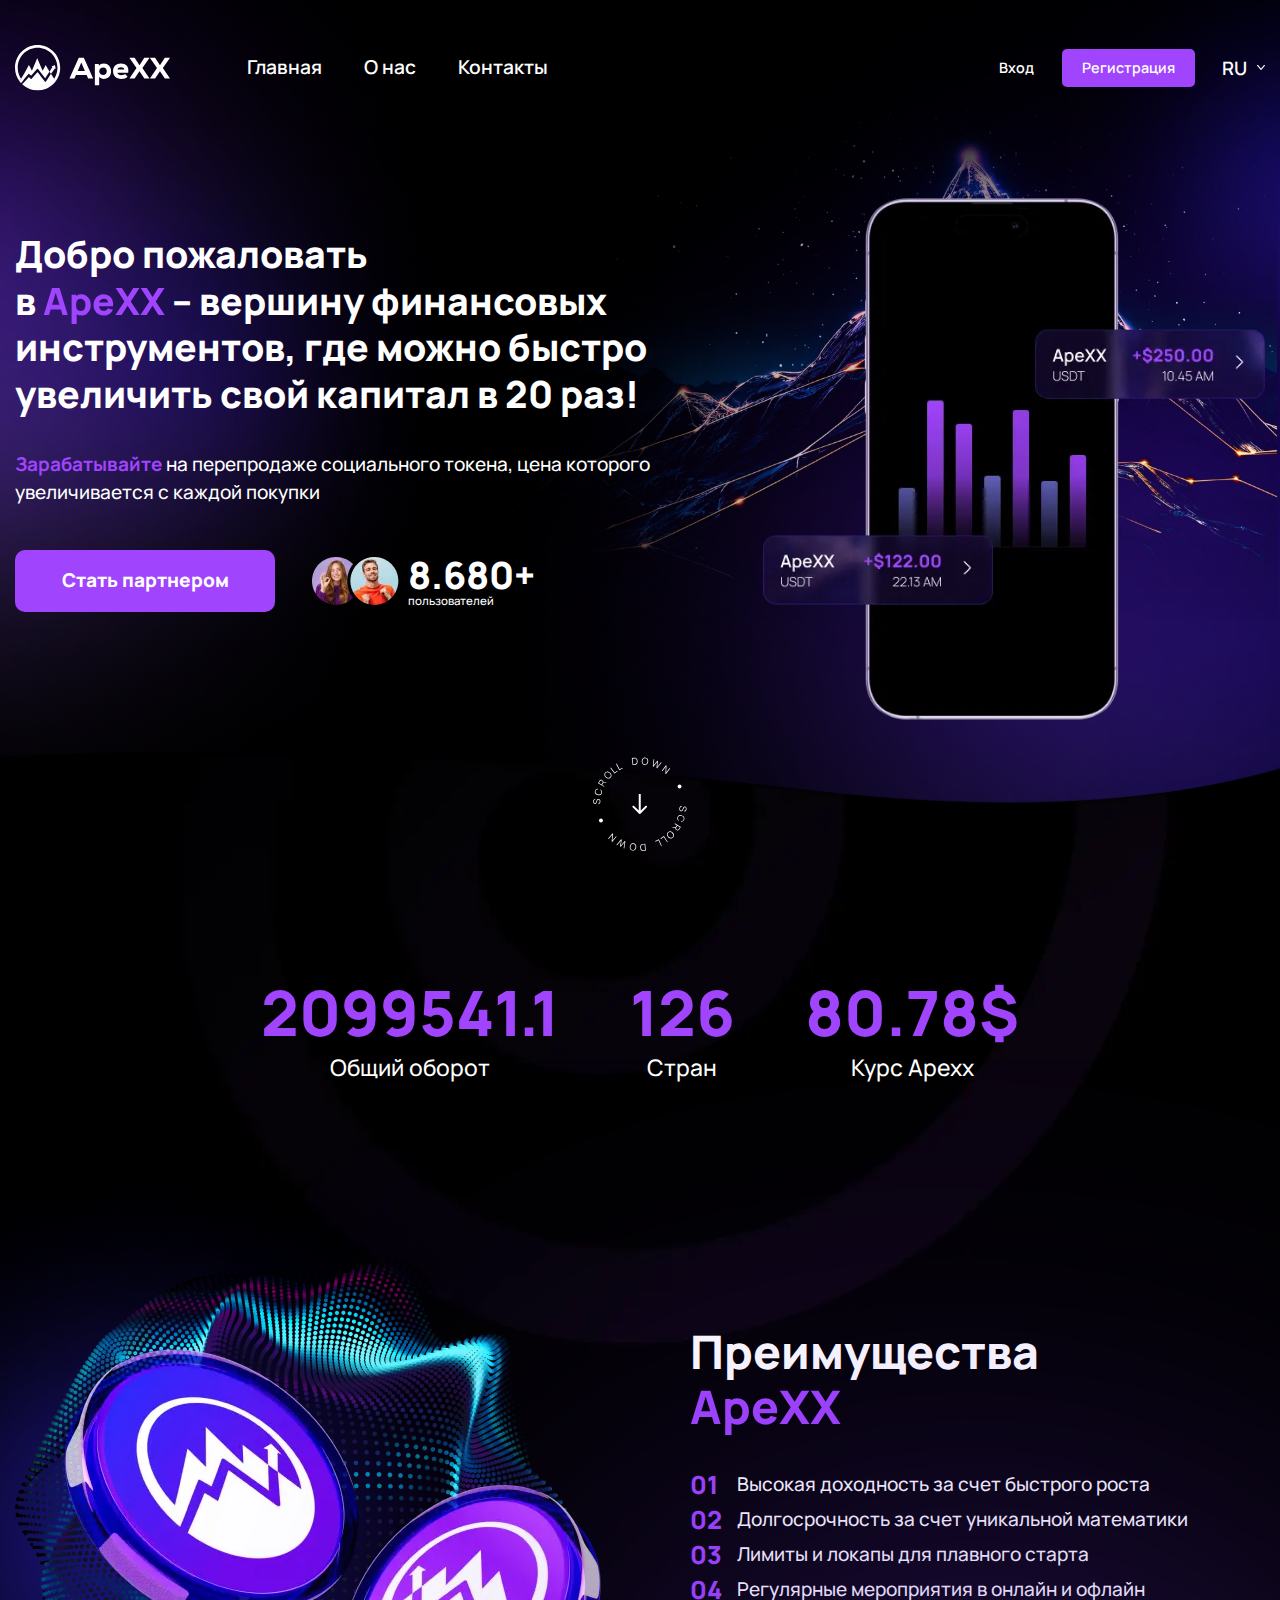
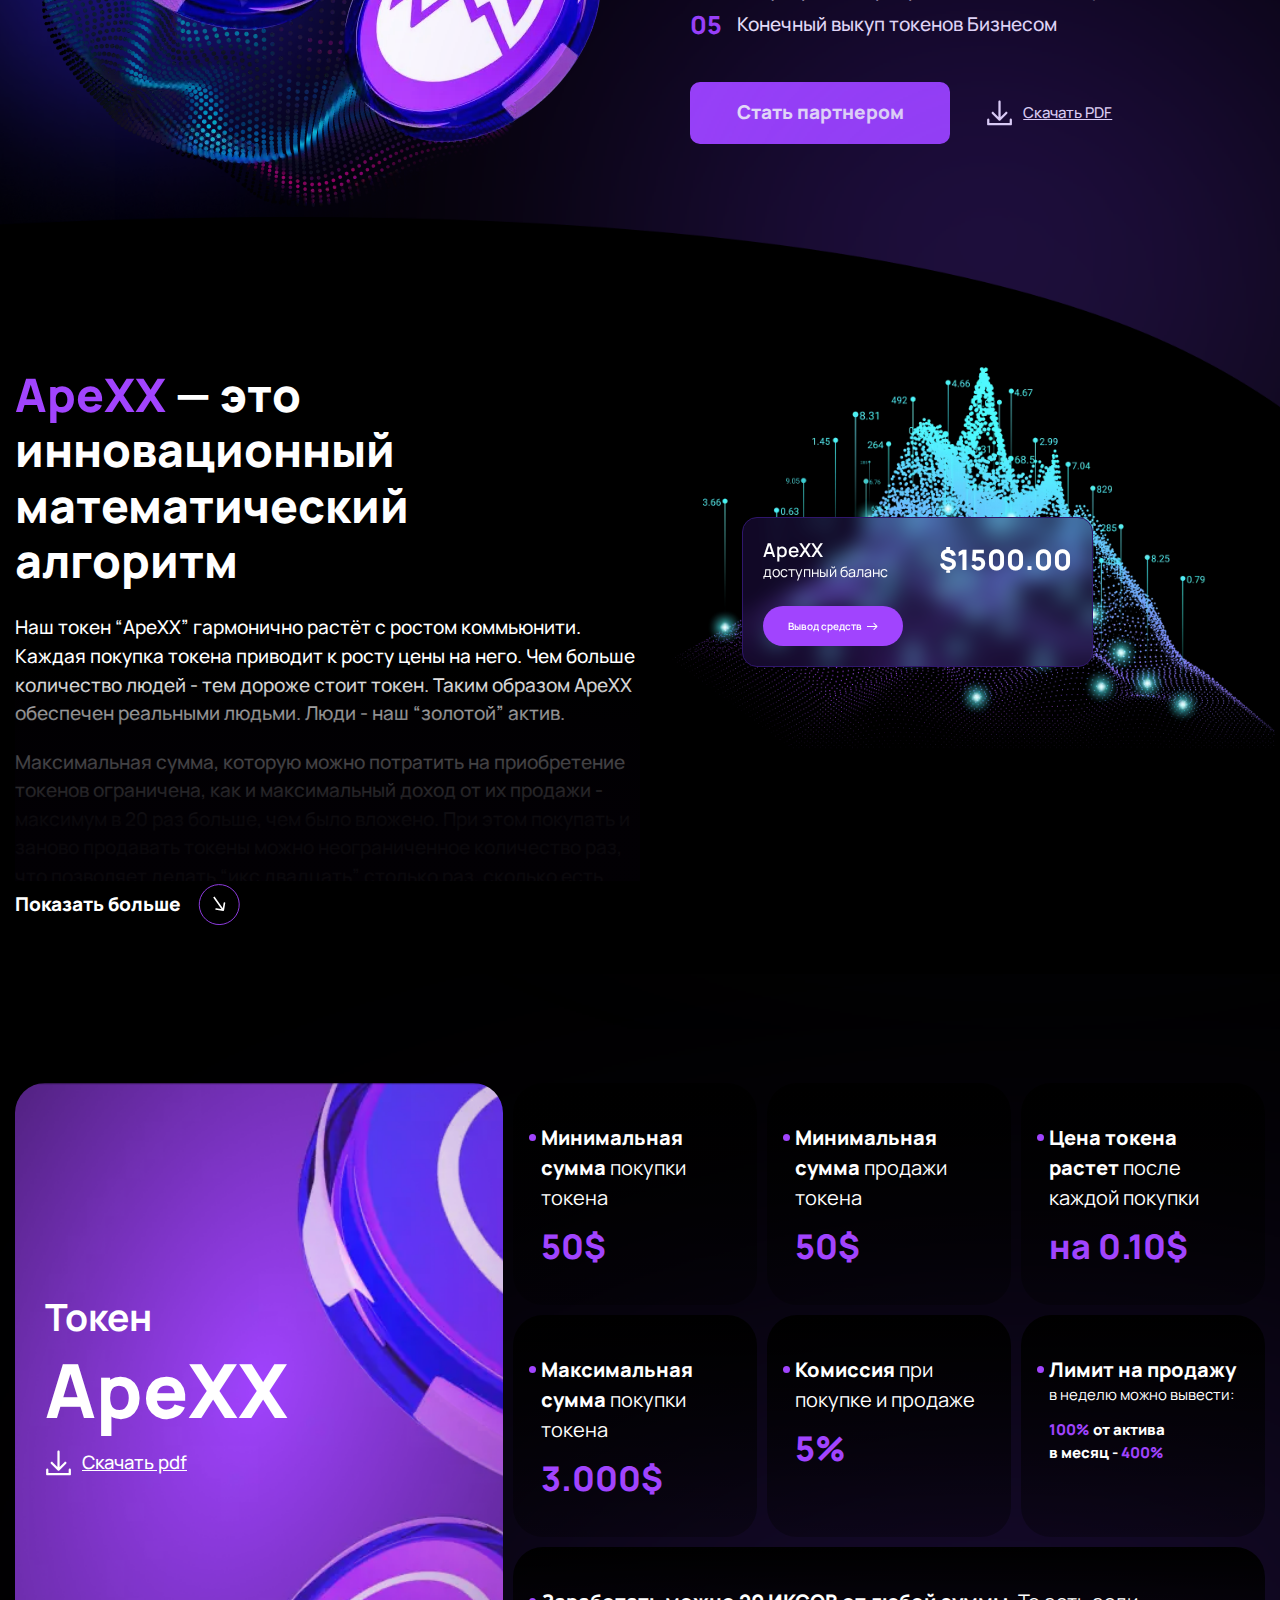
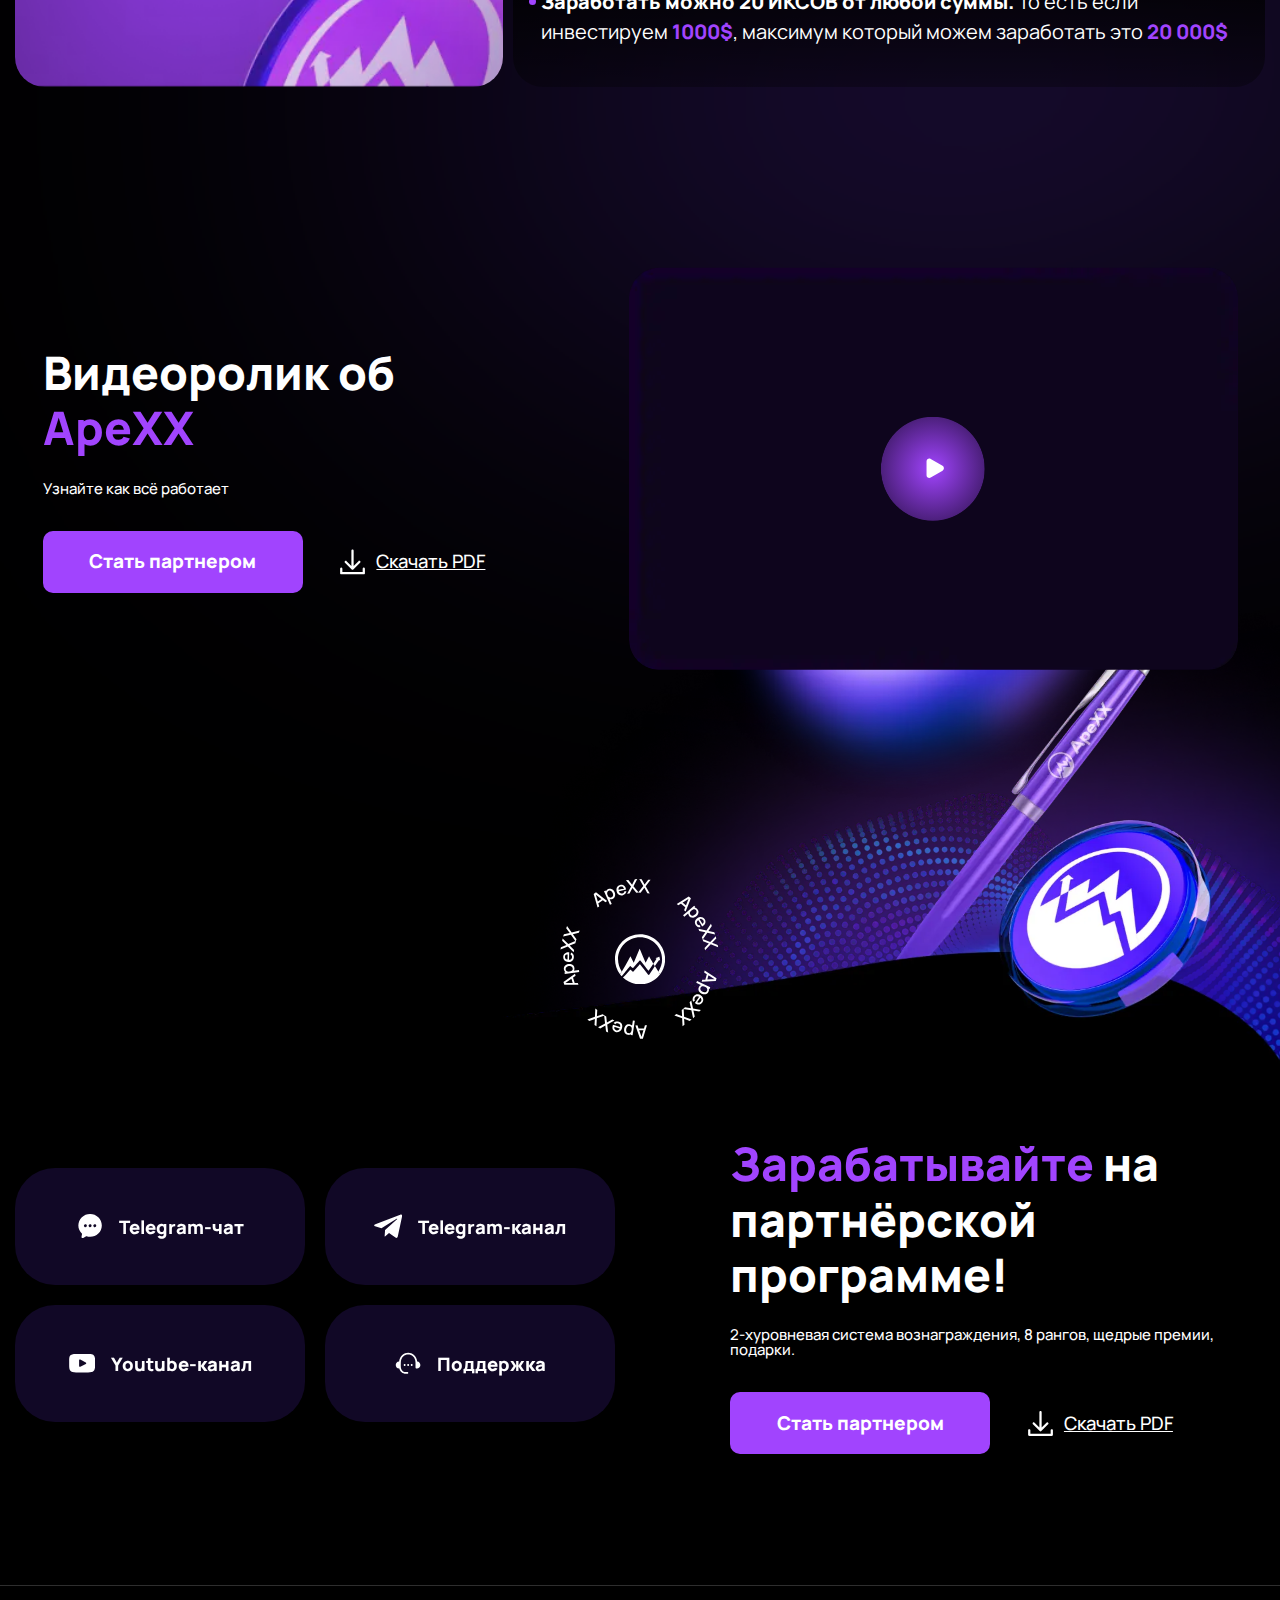
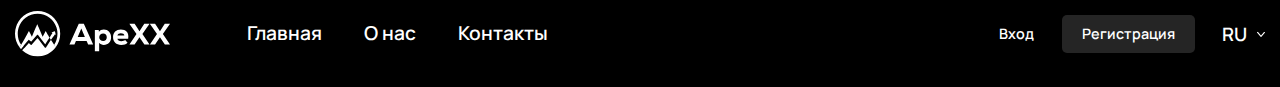
<file: index.html>
<!DOCTYPE html>
<html lang="ru">

<head>
	<title>HomePage</title>
	<meta charset="UTF-8">
	<meta name="format-detection" content="telephone=no">
	<link rel="preconnect" href="https://fonts.googleapis.com">
	<link rel="preconnect" href="https://fonts.gstatic.com" crossorigin>
	<link href="https://fonts.googleapis.com/css2?family=Manrope:wght@400;500;600;700;800&display=swap&_v=20240212225633" rel="stylesheet">
	<!-- <style>body{opacity: 0;}</style> -->
	<link rel="stylesheet" href="css/style.min.css?_v=20240212225633">
	<link rel="shortcut icon" href="favicon.ico">
	<!-- <meta name="robots" content="noindex, nofollow"> -->
	<meta name="viewport" content="width=device-width, initial-scale=1.0">
</head>

<body>
	<div id="wrapper" class="wrapper">
		<header class="header">
			<div class="header__container">
				<div class="header__body">
					<a href="index.html" class="header__logo">
						<img src="img/logo.svg" alt="logo apexx">
					</a>
					<nav class="header__menu menu">
						<ul class="menu__list">
							<li class="menu__item">
								<a href="#" class="menu__link">Главная</a>
							</li>
							<li class="menu__item">
								<a href="#" class="menu__link">О нас</a>
							</li>
							<li class="menu__item">
								<a href="#" class="menu__link">Контакты</a>
							</li>
						</ul>
					</nav>
					<div class="header__actions">
						<a href="login.html" class="header__login">Вход</a>
						<a href="registration.html" class="header__registration">Регистрация</a>
					</div>
					<div class="header__lang lang-block">
						<button type="button" class="lang-block__current">
							RU
						</button>
						<ul class="lang-block__list">
							<li class="lang-block__item">
								<a href="#" class="lang-block__link">ua</a>
							</li>
							<li class="lang-block__item">
								<a href="#" class="lang-block__link">en</a>
							</li>
						</ul>
					</div>
				</div>
			</div>
		</header>
		<main class="page">
			<section class="promo">
				<div class="promo__container">
					<div class="promo__body">
						<div class="promo__info">
							<h1 class="promo__title">
								Добро пожаловать <br> в <span>ApeXX</span> – вершину финансовых инструментов, где можно
								быстро увеличить свой капитал в 20 раз!
							</h1>
							<div class="promo__text">
								<p>
									<span>Зарабатывайте</span> на перепродаже социального токена, цена которого
									увеличивается с каждой покупки
								</p>
							</div>
							<div class="promo__bottom">
								<a href="#" class="promo__btn btn">
									Стать партнером
								</a>
								<div class="promo__users">
									<picture><source srcset="img/users.webp" type="image/webp"><img src="img/users.png" alt="Image"></picture>
									<div class="promo__users-info">
										<div class="promo__users-number">
											8.680+
										</div>
										<div class="promo__users-text">
											пользователей
										</div>
									</div>
								</div>
							</div>
						</div>
						<div class="promo__img">
							<picture>
								<source srcset="img/promo-image.webp" type="image/webp" media="(min-width: 767.98px)">
								<source srcset="img/promo-image-mob.webp" type="image/webp" media="(max-width: 767.98px)">
								<source srcset="img/promo-image-mob.png" media="(max-width: 767.98px)">
								<img src="img/promo-image.png" alt="Image">
							</picture>
						</div>
						<a href="#advantages" class="promo__scroll">
							<img src="img/icons/scroll-arroww.svg" alt="Image">
						</a>
					</div>
				</div>
			</section>
			<section id="advantages" class="advantages">
				<div class="advantages__container">
					<div class="advantages__head">
						<div class="advantages__head-item">
							<div class="advantages__head-number">
								2099541.1
							</div>
							<div class="advantages__head-text">
								Общий оборот
							</div>
						</div>
						<div class="advantages__head-item">
							<div class="advantages__head-number">
								126
							</div>
							<div class="advantages__head-text">
								Стран
							</div>
						</div>
						<div class="advantages__head-item">
							<div class="advantages__head-number">
								80.78$
							</div>
							<div class="advantages__head-text">
								Курс Apexx
							</div>
						</div>
					</div>
					<div class="advantages__body">
						<div class="advantages__info">
							<h2 class="advantages__title title">
								Преимущества <br> <span>ApeXX</span>
							</h2>
							<ul class="advantages__list">
								<li class="advantages__item">
									Высокая доходность за счет быстрого роста
								</li>
								<li class="advantages__item">
									Долгосрочность за счет уникальной математики
								</li>
								<li class="advantages__item">
									Лимиты и локапы для плавного старта
								</li>
								<li class="advantages__item">
									Регулярные мероприятия в онлайн и офлайн
								</li>
								<li class="advantages__item">
									Конечный выкуп токенов Бизнесом
								</li>
							</ul>
							<div class="advantages__bottom">
								<a href="#" class="advantages__btn btn">
									Стать партнером
								</a>
								<a href="#" class="advantages__download">
									<svg width="27" height="28" viewBox="0 0 27 28" fill="none" xmlns="http://www.w3.org/2000/svg">
										<path fill-rule="evenodd" clip-rule="evenodd" d="M13.508 1.5207C12.8822 1.52922 12.3806 2.04376 12.3922 2.66948V17.9711L7.56165 13.1405C7.44348 13.0174 7.29887 12.9227 7.13876 12.8636C6.97864 12.8045 6.80719 12.7826 6.63735 12.7994C6.42358 12.8207 6.22034 12.9025 6.05157 13.0354C5.88279 13.1684 5.75553 13.3467 5.68476 13.5496C5.61399 13.7524 5.60267 13.9712 5.65213 14.1803C5.70159 14.3893 5.80977 14.5799 5.96393 14.7295L12.7268 21.4923C12.9379 21.7022 13.2235 21.82 13.5212 21.82C13.8189 21.82 14.1045 21.7022 14.3157 21.4923L21.0763 14.7295C21.1943 14.6284 21.29 14.5041 21.3577 14.3643C21.4253 14.2245 21.4633 14.0722 21.4693 13.9171C21.4752 13.7619 21.4491 13.6071 21.3924 13.4625C21.3358 13.3179 21.2498 13.1866 21.14 13.0768C21.0302 12.967 20.8989 12.8811 20.7543 12.8244C20.6097 12.7678 20.455 12.7416 20.2998 12.7476C20.1446 12.7536 19.9923 12.7916 19.8525 12.8592C19.7127 12.9268 19.5884 13.0226 19.4874 13.1405L14.648 17.9821V2.66948C14.6598 2.03396 14.1436 1.51346 13.508 1.5207ZM2.2381 19.5535C2.08994 19.5549 1.94353 19.5856 1.80723 19.6437C1.67094 19.7018 1.54744 19.7862 1.44381 19.8921C1.34017 19.9979 1.25843 20.1232 1.20327 20.2607C1.14811 20.3982 1.1206 20.5453 1.12233 20.6934V25.2027C1.12176 25.3514 1.15063 25.4988 1.20728 25.6363C1.26393 25.7738 1.34723 25.8987 1.45238 26.0038C1.55753 26.109 1.68246 26.1923 1.81995 26.2489C1.95745 26.3056 2.1048 26.3345 2.2535 26.3339H24.7867C24.9354 26.3345 25.0828 26.3056 25.2203 26.2489C25.3578 26.1923 25.4827 26.109 25.5879 26.0038C25.693 25.8987 25.7763 25.7738 25.833 25.6363C25.8896 25.4988 25.9185 25.3514 25.9179 25.2027V20.6934C25.9114 20.3989 25.7898 20.1187 25.5792 19.9127C25.3686 19.7067 25.0857 19.5914 24.7911 19.5914C24.4966 19.5914 24.2137 19.7067 24.0031 19.9127C23.7925 20.1187 23.6709 20.3989 23.6644 20.6934V24.0803H3.37587V20.6934C3.37762 20.5434 3.34941 20.3946 3.29287 20.2556C3.23634 20.1167 3.15264 19.9904 3.04666 19.8842C2.94069 19.778 2.81458 19.6941 2.67574 19.6373C2.53689 19.5805 2.3881 19.552 2.2381 19.5535Z" fill="white" />
									</svg>
									<span>Скачать PDF</span>
								</a>
							</div>
						</div>
						<div class="advantages__img">
							<picture><source srcset="img/advantages-img.webp" type="image/webp"><img src="img/advantages-img.png" alt="Image"></picture>
						</div>
					</div>
				</div>
			</section>
			<section class="about">
				<div class="about__bg">
					<svg width="1165" height="1570" viewBox="0 0 1165 1570" fill="none" xmlns="http://www.w3.org/2000/svg">
						<g filter="url(#filter0_f_18_22)">
							<ellipse cx="872.751" cy="785.095" rx="327.5" ry="224.218" transform="rotate(15.84 872.751 785.095)" fill="url(#paint0_linear_18_22)" fill-opacity="0.7" />
						</g>
						<defs>
							<filter id="filter0_f_18_22" x="0.507812" y="0.310791" width="1744.49" height="1569.57" filterUnits="userSpaceOnUse" color-interpolation-filters="sRGB">
								<feFlood flood-opacity="0" result="BackgroundImageFix" />
								<feBlend mode="normal" in="SourceGraphic" in2="BackgroundImageFix" result="shape" />
								<feGaussianBlur stdDeviation="275.615" result="effect1_foregroundBlur_18_22" />
							</filter>
							<linearGradient id="paint0_linear_18_22" x1="872.751" y1="560.878" x2="963.727" y2="997.864" gradientUnits="userSpaceOnUse">
								<stop offset="0.0228779" stop-color="#5600FF" />
								<stop offset="0.3246" stop-color="#612BCC" />
								<stop offset="0.41892" stop-color="#612BCC" />
								<stop offset="0.649277" stop-color="#612BCC" />
								<stop offset="1" stop-color="#B195E9" />
							</linearGradient>
						</defs>
					</svg>
				</div>
				<div class="about__container">
					<div class="about__body">
						<div class="about__info">
							<h2 class="about__title title">
								<span>ApeXX</span> — это инновационный
								математический алгоритм
							</h2>
							<div data-showmore class="about__content">
								<div data-showmore-content="268" class="about__text">
									<p>
										Наш токен “ApeXX” гармонично растёт с ростом коммьюнити. Каждая покупка токена
										приводит к росту цены на него. Чем больше количество людей - тем дороже стоит
										токен. Таким образом ApeXX обеспечен реальными людьми. Люди - наш “золотой”
										актив.
									</p>
									<p>
										Максимальная сумма, которую можно потратить на приобретение токенов ограничена,
										как и максимальный доход от их продажи - максимум в 20 раз больше, чем было
										вложено. При этом покупать и заново продавать токены можно неограниченное
										количество раз, что позволяет делать “икс двадцать” столько раз, сколько есть
										возможность.
									</p>
								</div>
								<button hidden data-showmore-button type="button" class="about__more">
									<span>Показать больше</span>
									<span>Скрыть</span>
								</button>
							</div>
						</div>
						<div class="about__img">
							<picture><source srcset="img/about-img.webp" type="image/webp"><img src="img/about-img.png" alt="Image"></picture>
							<div class="about__balance balance-banner">
								<div class="balance-banner__body">
									<div class="balance-banner__info">
										<div class="balance-banner__title">
											ApeXX
										</div>
										<div class="balance-banner__text">
											доступный баланс
										</div>
									</div>
									<div class="balance-banner__balance">
										$1500.00
									</div>
								</div>
								<a href="#" class="balance-banner__link">
									<span>Вывод средств</span>
									<svg width="11" height="9" viewBox="0 0 11 9" fill="none" xmlns="http://www.w3.org/2000/svg">
										<path d="M10.3536 4.76713C10.5488 4.57186 10.5488 4.25528 10.3536 4.06002L7.17157 0.87804C6.97631 0.682778 6.65973 0.682778 6.46447 0.87804C6.2692 1.0733 6.2692 1.38988 6.46447 1.58515L9.29289 4.41357L6.46447 7.242C6.2692 7.43726 6.2692 7.75385 6.46447 7.94911C6.65973 8.14437 6.97631 8.14437 7.17157 7.94911L10.3536 4.76713ZM4.37114e-08 4.91357L10 4.91357L10 3.91357L-4.37114e-08 3.91357L4.37114e-08 4.91357Z" fill="white" />
									</svg>
								</a>
							</div>
						</div>
					</div>
				</div>
			</section>
			<section class="token">
				<div class="token__bg">
					<svg width="1920" height="1595" viewBox="0 0 1920 1595" fill="none" xmlns="http://www.w3.org/2000/svg">
						<g filter="url(#filter0_f_18_25)">
							<ellipse cx="981" cy="797.5" rx="566" ry="245.5" fill="url(#paint0_linear_18_25)" fill-opacity="0.7" />
						</g>
						<defs>
							<filter id="filter0_f_18_25" x="-136.23" y="0.769531" width="2234.46" height="1593.46" filterUnits="userSpaceOnUse" color-interpolation-filters="sRGB">
								<feFlood flood-opacity="0" result="BackgroundImageFix" />
								<feBlend mode="normal" in="SourceGraphic" in2="BackgroundImageFix" result="shape" />
								<feGaussianBlur stdDeviation="275.615" result="effect1_foregroundBlur_18_25" />
							</filter>
							<linearGradient id="paint0_linear_18_25" x1="981" y1="552" x2="1045.72" y2="1042.67" gradientUnits="userSpaceOnUse">
								<stop stop-color="#612BCC" stop-opacity="0" />
								<stop offset="0.41892" stop-color="#612BCC" />
								<stop offset="0.649277" stop-color="#612BCC" stop-opacity="0.44" />
								<stop offset="1" stop-color="#B195E9" stop-opacity="0" />
							</linearGradient>
						</defs>
					</svg>
				</div>
				<div class="token__bg--mob">
					<svg width="1000" height="2479" viewBox="0 0 428 2479" fill="none" xmlns="http://www.w3.org/2000/svg">
						<g filter="url(#filter0_f_159_1498)">
							<ellipse cx="214" cy="1239.5" rx="687.5" ry="214" transform="rotate(-90 214 1239.5)" fill="url(#paint0_linear_159_1498)" fill-opacity="0.7" />
						</g>
						<defs>
							<filter id="filter0_f_159_1498" x="-551.23" y="0.769531" width="1530.46" height="2477.46" filterUnits="userSpaceOnUse" color-interpolation-filters="sRGB">
								<feFlood flood-opacity="0" result="BackgroundImageFix" />
								<feBlend mode="normal" in="SourceGraphic" in2="BackgroundImageFix" result="shape" />
								<feGaussianBlur stdDeviation="275.615" result="effect1_foregroundBlur_159_1498" />
							</filter>
							<linearGradient id="paint0_linear_159_1498" x1="214" y1="1025.5" x2="254.823" y2="1456.79" gradientUnits="userSpaceOnUse">
								<stop stop-color="#612BCC" stop-opacity="0" />
								<stop offset="0.41892" stop-color="#612BCC" />
								<stop offset="0.649277" stop-color="#612BCC" stop-opacity="0.44" />
								<stop offset="1" stop-color="#B195E9" stop-opacity="0" />
							</linearGradient>
						</defs>
					</svg>
				</div>
				<div class="token__container">
					<div class="token__body">
						<div class="token__card">
							<h3 class="token__subtitle">
								Токен
							</h3>
							<h2 class="token__title">
								ApeXX
							</h2>
							<a href="#" class="token__download">
								<svg width="27" height="28" viewBox="0 0 27 28" fill="none" xmlns="http://www.w3.org/2000/svg">
									<path fill-rule="evenodd" clip-rule="evenodd" d="M13.508 1.52064C12.8822 1.52916 12.3806 2.0437 12.3923 2.66942V17.9711L7.56168 13.1405C7.44351 13.0173 7.2989 12.9226 7.13878 12.8636C6.97867 12.8045 6.80722 12.7825 6.63738 12.7994C6.42361 12.8206 6.22037 12.9025 6.0516 13.0354C5.88282 13.1683 5.75555 13.3467 5.68478 13.5495C5.61402 13.7523 5.60269 13.9711 5.65215 14.1802C5.70162 14.3892 5.8098 14.5798 5.96396 14.7294L12.7268 21.4922C12.9379 21.7021 13.2235 21.8199 13.5212 21.8199C13.819 21.8199 14.1046 21.7021 14.3157 21.4922L21.0763 14.7294C21.1943 14.6284 21.2901 14.5041 21.3577 14.3643C21.4253 14.2244 21.4633 14.0722 21.4693 13.917C21.4753 13.7618 21.4491 13.6071 21.3925 13.4625C21.3358 13.3179 21.2499 13.1866 21.1401 13.0768C21.0303 12.9669 20.8989 12.881 20.7543 12.8244C20.6097 12.7677 20.455 12.7416 20.2998 12.7475C20.1446 12.7535 19.9924 12.7915 19.8526 12.8591C19.7128 12.9267 19.5884 13.0225 19.4874 13.1405L14.648 17.9821V2.66942C14.6599 2.0339 14.1436 1.5134 13.508 1.52064ZM2.23813 19.5534C2.08997 19.5548 1.94356 19.5855 1.80726 19.6436C1.67097 19.7017 1.54747 19.7861 1.44383 19.892C1.3402 19.9979 1.25846 20.1232 1.2033 20.2607C1.14813 20.3982 1.12063 20.5452 1.12236 20.6934V25.2027C1.12179 25.3514 1.15066 25.4987 1.20731 25.6362C1.26396 25.7737 1.34726 25.8986 1.45241 26.0038C1.55756 26.1089 1.68248 26.1922 1.81998 26.2489C1.95748 26.3055 2.10483 26.3344 2.25353 26.3338H24.7868C24.9355 26.3344 25.0828 26.3055 25.2203 26.2489C25.3578 26.1922 25.4827 26.1089 25.5879 26.0038C25.693 25.8986 25.7763 25.7737 25.833 25.6362C25.8896 25.4987 25.9185 25.3514 25.9179 25.2027V20.6934C25.9114 20.3989 25.7898 20.1186 25.5792 19.9126C25.3686 19.7067 25.0857 19.5913 24.7912 19.5913C24.4966 19.5913 24.2137 19.7067 24.0031 19.9126C23.7925 20.1186 23.6709 20.3989 23.6644 20.6934V24.0803H3.3759V20.6934C3.37765 20.5434 3.34943 20.3945 3.2929 20.2556C3.23637 20.1166 3.15266 19.9903 3.04669 19.8842C2.94072 19.778 2.81461 19.694 2.67577 19.6372C2.53692 19.5804 2.38813 19.5519 2.23813 19.5534Z" fill="white" />
								</svg>
								<span>Скачать pdf</span>
							</a>
						</div>
						<div class="token__item">
							<h4 class="token__item-title">
								Минимальная сумма <span>покупки токена</span>
							</h4>
							<div class="token__item-content">
								50$
							</div>
						</div>
						<div class="token__item">
							<h4 class="token__item-title">
								Минимальная сумма <span>продажи токена</span>
							</h4>
							<div class="token__item-content">
								50$
							</div>
						</div>
						<div class="token__item">
							<h4 class="token__item-title">
								Цена токена растет <span>после каждой покупки</span>
							</h4>
							<div class="token__item-content">
								на 0.10$
							</div>
						</div>
						<div class="token__item">
							<h4 class="token__item-title">
								Максимальная сумма <span>покупки токена</span>
							</h4>
							<div class="token__item-content">
								3.000$
							</div>
						</div>
						<div class="token__item">
							<h4 class="token__item-title">
								Комиссия <span>при покупке и продаже</span>
							</h4>
							<div class="token__item-content">
								5%
							</div>
						</div>
						<div class="token__item">
							<h4 class="token__item-title">
								Лимит на продажу
							</h4>
							<div class="token__item-text">
								в неделю можно вывести:
							</div>
							<div class="token__item-info">
								<span>100%</span> от актива <br>
								в месяц - <span>400%</span>
							</div>
						</div>
						<div class="token__item token__item--long">
							<h4 class="token__item-title">
								Заработать можно 20 ИКСОВ от любой суммы. <span>То есть если инвестируем</span> <span class="purple">1000$</span><span>, максимум который можем заработать это</span>
								<span class="purple">20 000$</span>
							</h4>
						</div>
					</div>
				</div>
			</section>
			<section class="video">
				<div class="video__container">
					<div class="video__body">
						<div class="video__info">
							<h2 class="video__title title">
								Видеоролик об <span>ApeXX</span>
							</h2>
							<div class="video__text">
								Узнайте как всё работает
							</div>
							<div class="video__bottom">
								<a href="#" class="video__link btn">Стать партнером</a>
								<a href="#" class="video__download">
									<svg width="27" height="28" viewBox="0 0 27 28" fill="none" xmlns="http://www.w3.org/2000/svg">
										<path fill-rule="evenodd" clip-rule="evenodd" d="M13.508 1.52066C12.8822 1.52918 12.3806 2.04371 12.3923 2.66944V17.9711L7.56169 13.1405C7.44351 13.0173 7.2989 12.9227 7.13879 12.8636C6.97867 12.8045 6.80722 12.7825 6.63738 12.7994C6.42361 12.8206 6.22037 12.9025 6.0516 13.0354C5.88283 13.1683 5.75556 13.3467 5.68479 13.5495C5.61402 13.7523 5.6027 13.9712 5.65216 14.1802C5.70162 14.3893 5.8098 14.5798 5.96396 14.7294L12.7268 21.4922C12.9379 21.7021 13.2235 21.8199 13.5213 21.8199C13.819 21.8199 14.1046 21.7021 14.3157 21.4922L21.0763 14.7294C21.1943 14.6284 21.2901 14.5041 21.3577 14.3643C21.4253 14.2245 21.4633 14.0722 21.4693 13.917C21.4753 13.7618 21.4491 13.6071 21.3925 13.4625C21.3358 13.3179 21.2499 13.1866 21.1401 13.0768C21.0303 12.967 20.8989 12.881 20.7543 12.8244C20.6097 12.7677 20.455 12.7416 20.2998 12.7475C20.1446 12.7535 19.9924 12.7915 19.8526 12.8591C19.7128 12.9268 19.5884 13.0225 19.4874 13.1405L14.648 17.9821V2.66944C14.6599 2.03392 14.1436 1.51342 13.508 1.52066ZM2.23813 19.5534C2.08997 19.5549 1.94356 19.5855 1.80727 19.6436C1.67097 19.7017 1.54747 19.7861 1.44384 19.892C1.3402 19.9979 1.25846 20.1232 1.2033 20.2607C1.14814 20.3982 1.12063 20.5452 1.12236 20.6934V25.2027C1.12179 25.3514 1.15067 25.4987 1.20731 25.6362C1.26396 25.7737 1.34726 25.8986 1.45241 26.0038C1.55756 26.1089 1.68249 26.1922 1.81998 26.2489C1.95748 26.3055 2.10483 26.3344 2.25353 26.3338H24.7868C24.9355 26.3344 25.0828 26.3055 25.2203 26.2489C25.3578 26.1922 25.4827 26.1089 25.5879 26.0038C25.693 25.8986 25.7763 25.7737 25.833 25.6362C25.8896 25.4987 25.9185 25.3514 25.9179 25.2027V20.6934C25.9114 20.3989 25.7898 20.1186 25.5792 19.9126C25.3686 19.7067 25.0858 19.5913 24.7912 19.5913C24.4966 19.5913 24.2137 19.7067 24.0031 19.9126C23.7925 20.1186 23.6709 20.3989 23.6644 20.6934V24.0803H3.3759V20.6934C3.37765 20.5434 3.34944 20.3945 3.2929 20.2556C3.23637 20.1166 3.15267 19.9904 3.04669 19.8842C2.94072 19.778 2.81461 19.694 2.67577 19.6373C2.53692 19.5805 2.38814 19.5519 2.23813 19.5534Z" fill="white" />
									</svg>
									<span>Скачать PDF</span>
								</a>
							</div>
						</div>
						<div class="video__block block-video">
							<div class="block-video__video">
								<iframe src="https://www.youtube.com/embed/wPGfoA1c_m8?si=jo54N0KRZsR3QUuI" title="YouTube video player" frameborder="0" allow="accelerometer; autoplay; clipboard-write; encrypted-media; gyroscope; picture-in-picture; web-share" allowfullscreen></iframe>
							</div>
							<div class="block-video__preloader">
								<picture><source srcset="img/video-img.webp" type="image/webp"><img src="img/video-img.png" alt="Image"></picture>
								<button type="button" class="block-video__play">
									<img src="img/icons/play.svg" alt="Image">
								</button>
							</div>
						</div>
					</div>
				</div>
			</section>
			<section class="partners">
				<div class="partners__logo">
					<svg width="54" height="54" viewBox="0 0 54 54" fill="none" xmlns="http://www.w3.org/2000/svg">
						<path d="M40.7657 31.5812C42.2042 29.4498 43.9303 26.8281 44.1329 26.5546C44.295 26.3358 44.3457 26.1656 44.0134 26.0541C43.7966 25.9812 43.596 25.8637 43.3914 25.7563C43.3367 25.728 43.2678 25.6712 43.2577 25.6186C43.2374 25.5132 43.3468 25.501 43.4177 25.4788C44.609 25.0756 45.7821 24.6298 46.9471 24.1537C47.1781 24.0585 47.2165 24.1618 47.2631 24.3543C47.5265 25.4403 47.8041 26.5222 47.9925 27.6243C48.0229 27.7986 48.1465 28.1329 48.0574 28.1957C47.8081 28.3111 47.6319 28.0093 47.4333 27.8918C47.1598 27.7276 47.0099 27.758 46.8296 28.0437C45.9037 29.5065 43.5069 32.5476 42.4918 34.1157C42.4554 34.1704 40.7008 31.6825 40.7657 31.5852V31.5812Z" fill="white" />
						<path d="M26.7092 0.260742C11.9819 0.260742 0 12.2427 0 26.9679C0 32.9487 1.97538 38.4737 5.31022 42.931C6.13685 41.7457 7.07692 40.3295 7.24711 40.0682C4.71862 36.3241 3.24165 31.8141 3.24165 26.9679C3.24165 14.0296 13.7689 3.50239 26.7092 3.50239C39.6494 3.50239 50.1767 14.0296 50.1767 26.9679C50.1767 31.8607 48.6713 36.4112 46.0983 40.1756C46.1043 40.1816 46.1124 40.1897 46.1185 40.1978C46.2259 40.3984 46.3353 40.597 46.4407 40.7976C46.6027 41.0994 47.3301 41.9625 48.1304 42.9046C51.451 38.4534 53.4183 32.9366 53.4183 26.9679C53.4183 12.2427 41.4364 0.260742 26.7092 0.260742Z" fill="white" />
						<path d="M40.7657 31.5811C39.4022 33.6294 38.0407 35.6757 36.6772 37.724C36.349 38.2164 36.0207 38.7107 35.6642 39.2476C35.1799 38.6317 34.72 38.0502 34.2621 37.4688C31.9889 34.5736 29.7178 31.6804 27.4446 28.7852C27.3777 28.7001 27.3108 28.615 27.2379 28.536C26.8327 28.1085 26.4052 28.1085 26.0182 28.5502C25.143 29.545 24.2799 30.5519 23.4026 31.5467C22.033 33.0966 20.6533 34.6384 19.2797 36.1883C19.1601 36.324 19.0892 36.3463 18.9292 36.2106C18.1471 35.544 17.3448 34.9038 16.5587 34.2413C16.3257 34.0468 16.1738 34.0569 15.961 34.294C14.2571 36.1944 10.43 40.9393 9.15153 42.5217C8.90638 42.8256 8.75443 43.012 8.73012 43.0403C8.48902 43.3199 7.72521 44.1972 7.02825 45.0056C6.42045 44.3431 5.84708 43.6522 5.31018 42.9309C6.1368 41.7457 7.07688 40.3295 7.24707 40.0682C7.26125 40.0459 7.27138 40.0317 7.2734 40.0276C9.64183 36.0242 11.9333 31.9762 14.1842 27.9059C14.9237 26.5707 15.6672 25.2376 16.4533 23.8234C17.6264 26.0764 18.7671 28.2686 19.9523 30.5478C22.0695 25.5334 24.1462 20.6203 26.2229 15.7051H26.3404C28.4333 20.6041 30.4309 25.5456 32.615 30.5033C33.8367 28.2361 35.03 26.0257 36.2699 23.7282C37.1675 25.3085 38.0265 26.822 38.8856 28.3334C38.995 28.5137 39.1084 28.692 39.2158 28.8743C39.7385 29.7719 40.1761 30.72 40.7657 31.5811Z" fill="white" />
						<path d="M48.1304 42.9047C43.2558 49.4386 35.4677 53.6771 26.7092 53.6771C19.6586 53.6771 13.2401 50.9338 8.46277 46.4543C9.20835 45.6722 10.0167 44.8213 10.6955 44.1061C11.2324 43.5368 11.6862 43.0546 11.9577 42.7568C13.3617 41.215 14.7678 39.6772 16.1597 38.1253C16.3562 37.9044 16.4757 37.9267 16.6682 38.103C17.4361 38.806 18.2222 39.4928 18.9839 40.1999C19.1562 40.36 19.2271 40.3681 19.3891 40.1857C21.4456 37.868 23.5141 35.5603 25.5766 33.2486C25.838 32.9548 26.1095 32.6692 26.3465 32.3592C26.537 32.11 26.6545 32.1545 26.8267 32.3774C28.093 34.0144 29.3734 35.6413 30.6417 37.2764C32.0194 39.0512 33.391 40.828 34.7627 42.6068C34.8944 42.777 35.0058 42.9654 35.1375 43.1356C35.5893 43.7151 36.2396 43.7049 36.655 43.0951C37.1108 42.4225 37.5424 41.7356 37.982 41.0529C39.4347 38.802 40.8853 36.551 42.338 34.3021C42.3826 34.2333 42.4393 34.1765 42.492 34.1137C42.7614 34.5027 47.4051 41.8795 48.1304 42.9047Z" fill="white" />
					</svg>
				</div>
				<div class="partners__container">
					<div class="partners__body">
						<div class="partners__info">
							<h2 class="partners__title title">
								<span>Зарабатывайте</span> на партнёрской программе!
							</h2>
							<div class="partners__text">
								2-хуровневая система вознаграждения, 8 рангов,
								щедрые премии, подарки.
							</div>
							<div class="partners__bottom">
								<a href="#" class="partners__link btn">
									Стать партнером
								</a>
								<a href="#" class="partners__download">
									<svg width="27" height="28" viewBox="0 0 27 28" fill="none" xmlns="http://www.w3.org/2000/svg">
										<path fill-rule="evenodd" clip-rule="evenodd" d="M13.508 2.0959C12.8822 2.10442 12.3806 2.61895 12.3922 3.24468V18.5463L7.56165 13.7157C7.44348 13.5926 7.29887 13.4979 7.13876 13.4388C6.97864 13.3797 6.80719 13.3578 6.63735 13.3746C6.42358 13.3959 6.22034 13.4777 6.05157 13.6106C5.88279 13.7435 5.75553 13.9219 5.68476 14.1247C5.61399 14.3276 5.60267 14.5464 5.65213 14.7554C5.70159 14.9645 5.80977 15.155 5.96393 15.3047L12.7268 22.0675C12.9379 22.2774 13.2235 22.3952 13.5212 22.3952C13.8189 22.3952 14.1045 22.2774 14.3157 22.0675L21.0763 15.3047C21.1943 15.2036 21.29 15.0793 21.3577 14.9395C21.4253 14.7997 21.4633 14.6474 21.4693 14.4923C21.4752 14.3371 21.4491 14.1823 21.3924 14.0377C21.3358 13.8931 21.2498 13.7618 21.14 13.652C21.0302 13.5422 20.8989 13.4563 20.7543 13.3996C20.6097 13.343 20.455 13.3168 20.2998 13.3228C20.1446 13.3288 19.9923 13.3668 19.8525 13.4344C19.7127 13.502 19.5884 13.5978 19.4874 13.7157L14.648 18.5573V3.24468C14.6598 2.60916 14.1436 2.08866 13.508 2.0959ZM2.2381 20.1286C2.08994 20.1301 1.94353 20.1608 1.80723 20.2189C1.67094 20.277 1.54744 20.3614 1.44381 20.4672C1.34017 20.5731 1.25843 20.6984 1.20327 20.8359C1.14811 20.9734 1.1206 21.1205 1.12233 21.2686V25.7779C1.12176 25.9266 1.15063 26.074 1.20728 26.2115C1.26393 26.349 1.34723 26.4739 1.45238 26.579C1.55753 26.6842 1.68246 26.7675 1.81995 26.8241C1.95745 26.8808 2.1048 26.9097 2.2535 26.9091H24.7867C24.9354 26.9097 25.0828 26.8808 25.2203 26.8241C25.3578 26.7675 25.4827 26.6842 25.5879 26.579C25.693 26.4739 25.7763 26.349 25.833 26.2115C25.8896 26.074 25.9185 25.9266 25.9179 25.7779V21.2686C25.9114 20.9741 25.7898 20.6939 25.5792 20.4879C25.3686 20.2819 25.0857 20.1666 24.7911 20.1666C24.4966 20.1666 24.2137 20.2819 24.0031 20.4879C23.7925 20.6939 23.6709 20.9741 23.6644 21.2686V24.6555H3.37587V21.2686C3.37762 21.1186 3.34941 20.9698 3.29287 20.8308C3.23634 20.6919 3.15264 20.5656 3.04666 20.4594C2.94069 20.3532 2.81458 20.2693 2.67574 20.2125C2.53689 20.1557 2.3881 20.1272 2.2381 20.1286Z" fill="white" />
									</svg>
									<span>Скачать PDF</span>
								</a>
							</div>
						</div>
						<div class="partners__socials socials-block">
							<a href="#" class="socials-block__item">
								<svg width="30" height="31" viewBox="0 0 30 31" fill="none" xmlns="http://www.w3.org/2000/svg">
									<path d="M15 2.13575C11.7275 2.09853 8.57375 3.36066 6.23047 5.64537C3.88719 7.93007 2.54562 11.0508 2.5 14.3232C2.50042 15.9381 2.82836 17.5361 3.464 19.0207C4.09963 20.5052 5.02976 21.8453 6.19812 22.9601C6.27832 23.0334 6.33913 23.1254 6.37512 23.2279C6.41111 23.3305 6.42116 23.4403 6.40437 23.5476L5.87687 26.3601C5.8428 26.5406 5.84892 26.7264 5.89481 26.9043C5.94069 27.0821 6.02521 27.2477 6.14234 27.3892C6.25948 27.5306 6.40636 27.6446 6.57253 27.7228C6.73869 27.8011 6.92007 27.8418 7.10375 27.842C7.31126 27.8416 7.51544 27.7898 7.69812 27.6914L10.8344 26.0039C10.91 25.965 10.9925 25.9414 11.0773 25.9345C11.162 25.9277 11.2473 25.9376 11.3281 25.9639C12.5186 26.3254 13.7558 26.5096 15 26.5107C18.2725 26.548 21.4262 25.2858 23.7695 23.0011C26.1128 20.7164 27.4544 17.5957 27.5 14.3232C27.4544 11.0508 26.1128 7.93007 23.7695 5.64537C21.4262 3.36066 18.2725 2.09853 15 2.13575ZM10 16.1982C9.69097 16.1982 9.38887 16.1066 9.13192 15.9349C8.87497 15.7632 8.6747 15.5192 8.55644 15.2337C8.43817 14.9482 8.40723 14.634 8.46752 14.3309C8.52781 14.0278 8.67662 13.7494 8.89514 13.5309C9.11366 13.3124 9.39207 13.1636 9.69517 13.1033C9.99827 13.043 10.3124 13.0739 10.5979 13.1922C10.8835 13.3104 11.1275 13.5107 11.2992 13.7677C11.4709 14.0246 11.5625 14.3267 11.5625 14.6357C11.5625 15.0501 11.3979 15.4476 11.1049 15.7406C10.8118 16.0336 10.4144 16.1982 10 16.1982ZM15 16.1982C14.691 16.1982 14.3889 16.1066 14.1319 15.9349C13.875 15.7632 13.6747 15.5192 13.5564 15.2337C13.4382 14.9482 13.4072 14.634 13.4675 14.3309C13.5278 14.0278 13.6766 13.7494 13.8951 13.5309C14.1137 13.3124 14.3921 13.1636 14.6952 13.1033C14.9983 13.043 15.3124 13.0739 15.5979 13.1922C15.8835 13.3104 16.1275 13.5107 16.2992 13.7677C16.4709 14.0246 16.5625 14.3267 16.5625 14.6357C16.5625 15.0501 16.3979 15.4476 16.1049 15.7406C15.8118 16.0336 15.4144 16.1982 15 16.1982ZM20 16.1982C19.691 16.1982 19.3889 16.1066 19.1319 15.9349C18.875 15.7632 18.6747 15.5192 18.5564 15.2337C18.4382 14.9482 18.4072 14.634 18.4675 14.3309C18.5278 14.0278 18.6766 13.7494 18.8951 13.5309C19.1137 13.3124 19.3921 13.1636 19.6952 13.1033C19.9983 13.043 20.3124 13.0739 20.5979 13.1922C20.8835 13.3104 21.1275 13.5107 21.2992 13.7677C21.4709 14.0246 21.5625 14.3267 21.5625 14.6357C21.5625 15.0501 21.3979 15.4476 21.1049 15.7406C20.8118 16.0336 20.4144 16.1982 20 16.1982Z" fill="white" />
								</svg>
								<span>Telegram-чат</span>
							</a>
							<a href="#" class="socials-block__item">
								<svg width="28" height="29" viewBox="0 0 28 29" fill="none" xmlns="http://www.w3.org/2000/svg">
									<g clip-path="url(#clip0_18_358)">
										<path d="M10.9865 17.9719L10.5233 24.4865C11.186 24.4865 11.473 24.2019 11.8172 23.86L14.924 20.8909L21.3617 25.6054C22.5423 26.2634 23.3742 25.9169 23.6927 24.5192L27.9183 4.71854L27.9195 4.71737C28.294 2.97204 27.2883 2.28954 26.138 2.71771L1.29966 12.2272C-0.395506 12.8852 -0.36984 13.8302 1.01149 14.2584L7.36166 16.2335L22.1118 7.00404C22.806 6.54437 23.4372 6.79871 22.918 7.25837L10.9865 17.9719Z" fill="white" />
									</g>
									<defs>
										<clipPath id="clip0_18_358">
											<rect width="28" height="28" fill="white" transform="translate(0 0.260742)" />
										</clipPath>
									</defs>
								</svg>
								<span>Telegram-канал</span>
							</a>
							<a href="#" class="socials-block__item">
								<svg width="26" height="27" viewBox="0 0 26 27" fill="none" xmlns="http://www.w3.org/2000/svg">
									<g clip-path="url(#clip0_18_352)">
										<path d="M24.9866 5.68255C24.0481 4.5669 22.3153 4.11182 19.0061 4.11182H6.99366C3.60872 4.11182 1.84659 4.59626 0.911594 5.78404C0 6.94213 0 8.64848 0 11.0101V15.5114C0 20.0866 1.0816 22.4096 6.99366 22.4096H19.0062C21.8759 22.4096 23.4661 22.008 24.4949 21.0235C25.5499 20.0138 26 18.3654 26 15.5114V11.0101C26 8.51957 25.9295 6.80315 24.9866 5.68255ZM16.6921 13.8822L11.2373 16.7331C11.1153 16.7968 10.982 16.8284 10.8488 16.8284C10.698 16.8284 10.5475 16.7878 10.4143 16.7071C10.1633 16.5551 10.0101 16.2831 10.0101 15.9897V10.3063C10.0101 10.0134 10.1629 9.74165 10.4133 9.58951C10.6639 9.43737 10.9754 9.42697 11.2354 9.562L16.6902 12.3945C16.9677 12.5386 17.142 12.8251 17.1424 13.1377C17.1427 13.4505 16.9692 13.7374 16.6921 13.8822Z" fill="white" />
									</g>
									<defs>
										<clipPath id="clip0_18_352">
											<rect width="26" height="26" fill="white" transform="translate(0 0.260742)" />
										</clipPath>
									</defs>
								</svg>
								<span>Youtube-канал</span>
							</a>
							<a href="#" class="socials-block__item">
								<svg width="32" height="33" viewBox="0 0 32 33" fill="none" xmlns="http://www.w3.org/2000/svg">
									<path d="M20.0931 19.2595C19.8105 19.2553 19.5408 19.1402 19.3423 18.9388C19.1439 18.7374 19.0326 18.4661 19.0326 18.1834C19.0326 17.9006 19.1438 17.6293 19.3423 17.4279C19.5407 17.2265 19.8104 17.1113 20.0931 17.1072C20.3758 17.1113 20.6455 17.2265 20.8439 17.4279C21.0424 17.6292 21.1536 17.9006 21.1536 18.1833C21.1537 18.466 21.0424 18.7374 20.844 18.9387C20.6455 19.1401 20.3758 19.2553 20.0931 19.2595ZM26.3884 14.2619C24.8414 0.982977 7.27375 1.0387 5.79548 14.318C0.623912 14.4709 0.880081 22.3834 6.00862 22.2277C6.35987 23.8988 7.26774 25.4012 8.58377 26.4894C9.8998 27.5775 11.5461 28.1869 13.2534 28.2179H15.2368C15.4988 28.2129 15.7483 28.1053 15.9318 27.9183C16.1152 27.7313 16.218 27.4798 16.218 27.2178C16.218 26.9559 16.1152 26.7043 15.9317 26.5174C15.7482 26.3304 15.4987 26.2228 15.2368 26.2179H13.2534C10.0936 26.2304 7.77003 23.4316 7.74818 20.1714C7.74464 19.0128 7.7505 16.4788 7.74806 15.317C8.17585 3.33699 24.0101 3.33457 24.4385 15.317V21.1388C24.4385 21.404 24.5438 21.6583 24.7314 21.8459C24.9189 22.0334 25.1733 22.1388 25.4385 22.1388H26.0498C27.0616 22.1303 28.0315 21.7336 28.7592 21.0306C29.4869 20.3276 29.9169 19.372 29.9603 18.3611C30.0038 17.3502 29.6574 16.3613 28.9927 15.5984C28.328 14.8356 27.3957 14.3571 26.3884 14.2619ZM16.0931 17.1072C15.8104 17.1113 15.5407 17.2265 15.3423 17.4279C15.1438 17.6293 15.0326 17.9006 15.0326 18.1834C15.0326 18.4661 15.1439 18.7374 15.3423 18.9388C15.5408 19.1402 15.8105 19.2553 16.0932 19.2595C16.3758 19.2553 16.6455 19.1401 16.844 18.9387C17.0424 18.7374 17.1537 18.466 17.1536 18.1833C17.1536 17.9006 17.0424 17.6292 16.8439 17.4279C16.6455 17.2265 16.3758 17.1113 16.0931 17.1072ZM11.017 18.1833C11.0211 18.466 11.1362 18.7358 11.3376 18.9343C11.539 19.1328 11.8104 19.2441 12.0932 19.2441C12.376 19.2441 12.6474 19.1328 12.8487 18.9343C13.0501 18.7358 13.1653 18.466 13.1693 18.1832C13.1652 17.9005 13.0501 17.6307 12.8487 17.4322C12.6473 17.2337 12.3759 17.1224 12.0931 17.1224C11.8103 17.1224 11.5389 17.2337 11.3376 17.4322C11.1362 17.6307 11.021 17.9005 11.017 18.1833Z" fill="white" />
								</svg>
								<span>Поддержка</span>
							</a>
						</div>
					</div>
				</div>
			</section>
		</main>
		<header class="footer">
			<div class="footer__container">
				<div class="footer__body">
					<a href="index.html" class="footer__logo">
						<img src="img/logo.svg" alt="logo apexx">
					</a>
					<nav class="footer__menu menu">
						<ul class="menu__list">
							<li class="menu__item">
								<a href="#" class="menu__link">Главная</a>
							</li>
							<li class="menu__item">
								<a href="#" class="menu__link">О нас</a>
							</li>
							<li class="menu__item">
								<a href="#" class="menu__link">Контакты</a>
							</li>
						</ul>
					</nav>
					<div class="footer__actions">
						<a href="login.html" class="footer__login">Вход</a>
						<a href="registration.html" class="footer__registration">Регистрация</a>
					</div>
					<div class="footer__lang lang-block">
						<button type="button" class="lang-block__current">
							RU
						</button>
						<ul class="lang-block__list">
							<li class="lang-block__item">
								<a href="#" class="lang-block__link">ua</a>
							</li>
							<li class="lang-block__item">
								<a href="#" class="lang-block__link">en</a>
							</li>
						</ul>
					</div>
				</div>
			</div>
		</header>
	</div>
	<a href="#wrapper" class="btn-go-top">
		<svg width="20" height="21" viewBox="0 0 20 21" fill="none" xmlns="http://www.w3.org/2000/svg">
			<path d="M10.0001 3.97567C10.1599 3.97567 10.3199 4.03676 10.442 4.15879L16.692 10.4088C16.9362 10.653 16.9362 11.0485 16.692 11.2925C16.4477 11.5366 16.0523 11.5368 15.8082 11.2925L10.0001 5.48442L4.19196 11.2925C3.94774 11.5368 3.55227 11.5368 3.30821 11.2925C3.06415 11.0483 3.06399 10.6529 3.30821 10.4088L9.55821 4.15879C9.68024 4.03676 9.84024 3.97567 10.0001 3.97567ZM9.55821 9.15879L3.30821 15.4088C3.06399 15.653 3.06399 16.0485 3.30821 16.2925C3.55243 16.5366 3.9479 16.5368 4.19196 16.2925L10.0001 10.4844L15.8082 16.2925C16.0524 16.5368 16.4479 16.5368 16.692 16.2925C16.936 16.0483 16.9362 15.6529 16.692 15.4088L10.442 9.15879C10.3199 9.03676 10.1599 8.97567 10.0001 8.97567C9.84024 8.97567 9.68024 9.03676 9.55821 9.15879Z" fill="white" />
		</svg>
	</a>
	<script src="js/app.min.js?_v=20240212225633"></script>
</body>

</html>
</file>
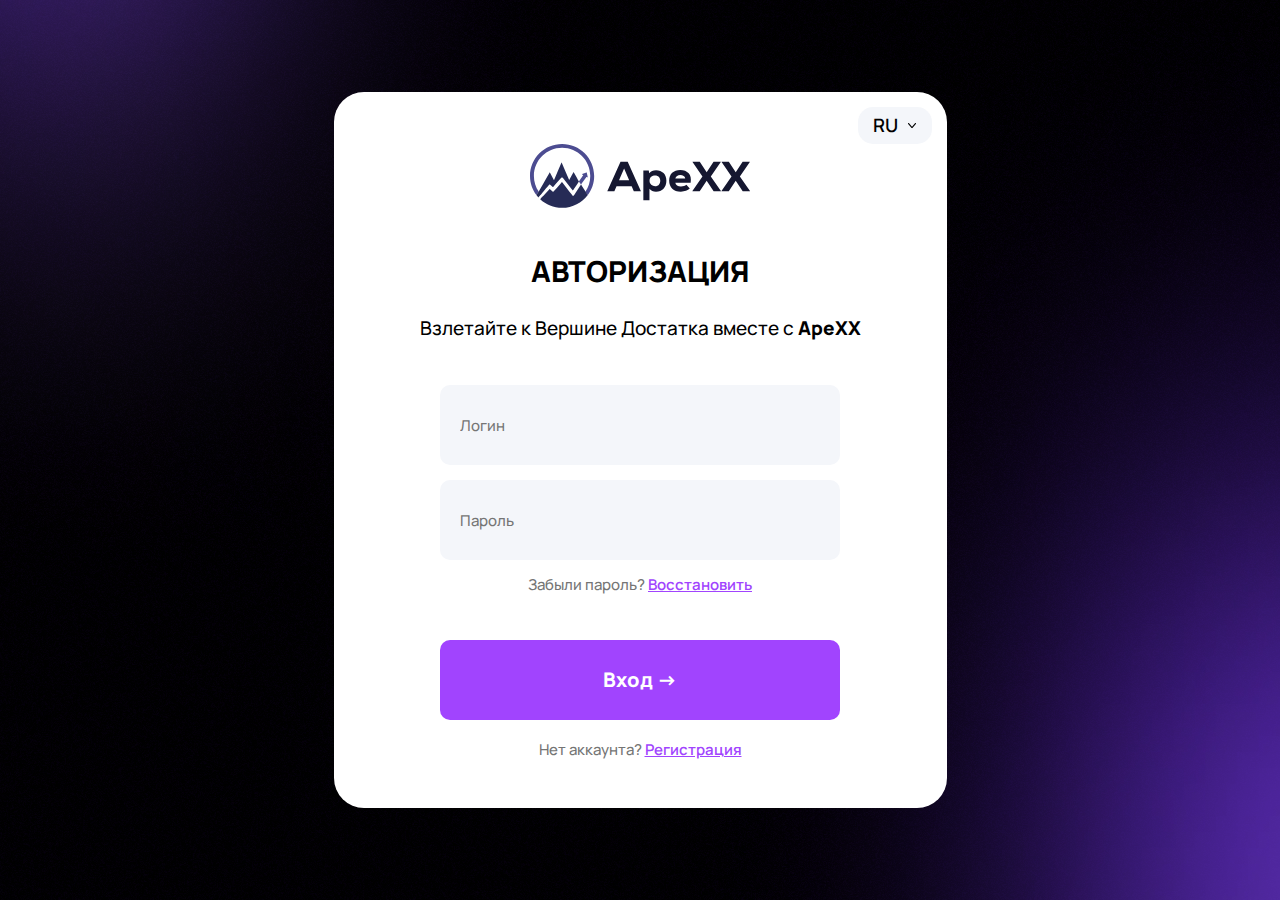
<file: login.html>
<!DOCTYPE html>
<html lang="ru">

<head>
	<title>HomePage</title>
	<meta charset="UTF-8">
	<meta name="format-detection" content="telephone=no">
	<link rel="preconnect" href="https://fonts.googleapis.com">
	<link rel="preconnect" href="https://fonts.gstatic.com" crossorigin>
	<link href="https://fonts.googleapis.com/css2?family=Manrope:wght@400;500;600;700;800&display=swap&_v=20240212225633" rel="stylesheet">
	<!-- <style>body{opacity: 0;}</style> -->
	<link rel="stylesheet" href="css/style.min.css?_v=20240212225633">
	<link rel="shortcut icon" href="favicon.ico">
	<!-- <meta name="robots" content="noindex, nofollow"> -->
	<meta name="viewport" content="width=device-width, initial-scale=1.0">
</head>

<body>
	<div id="wrapper" class="wrapper">
		<main class="page">
			<section class="authorization">
				<div class="authorization__body">
					<div class="authorization__lang lang-block">
						<button type="button" class="lang-block__current">
							RU
						</button>
						<ul class="lang-block__list">
							<li class="lang-block__item">
								<a href="#" class="lang-block__link">ua</a>
							</li>
							<li class="lang-block__item">
								<a href="#" class="lang-block__link">en</a>
							</li>
						</ul>
					</div>
					<a href="index.html" class="authorization__logo">
						<img src="img/logo-black.svg" alt="logo">
					</a>
					<h1 class="authorization__title">
						АВТОРИЗАЦИЯ
					</h1>
					<div class="authorization__text">
						Взлетайте к Вершине Достатка вместе с <span>ApeXX</span>
					</div>
					<from class="authorization__form form-block">
						<div class="form-block__body">
							<input autocomplete="off" type="text" name="form[]" placeholder="Логин" class="form-block__input">
							<input autocomplete="off" type="password" name="form[]" placeholder="Пароль" class="form-block__input">
							<div class="form-block__help">
								Забыли пароль? <a href="#">Восстановить</a>
							</div>
						</div>
						<button type="submit" class="form-block__button">
							Вход →
						</button>
						<div class="form-block__help">
							Нет аккаунта? <a href="registration.html">Регистрация</a>
						</div>
					</from>
				</div>
			</section>
		</main>
	</div>
	<script src="js/app.min.js?_v=20240212225633"></script>
</body>

</html>
</file>
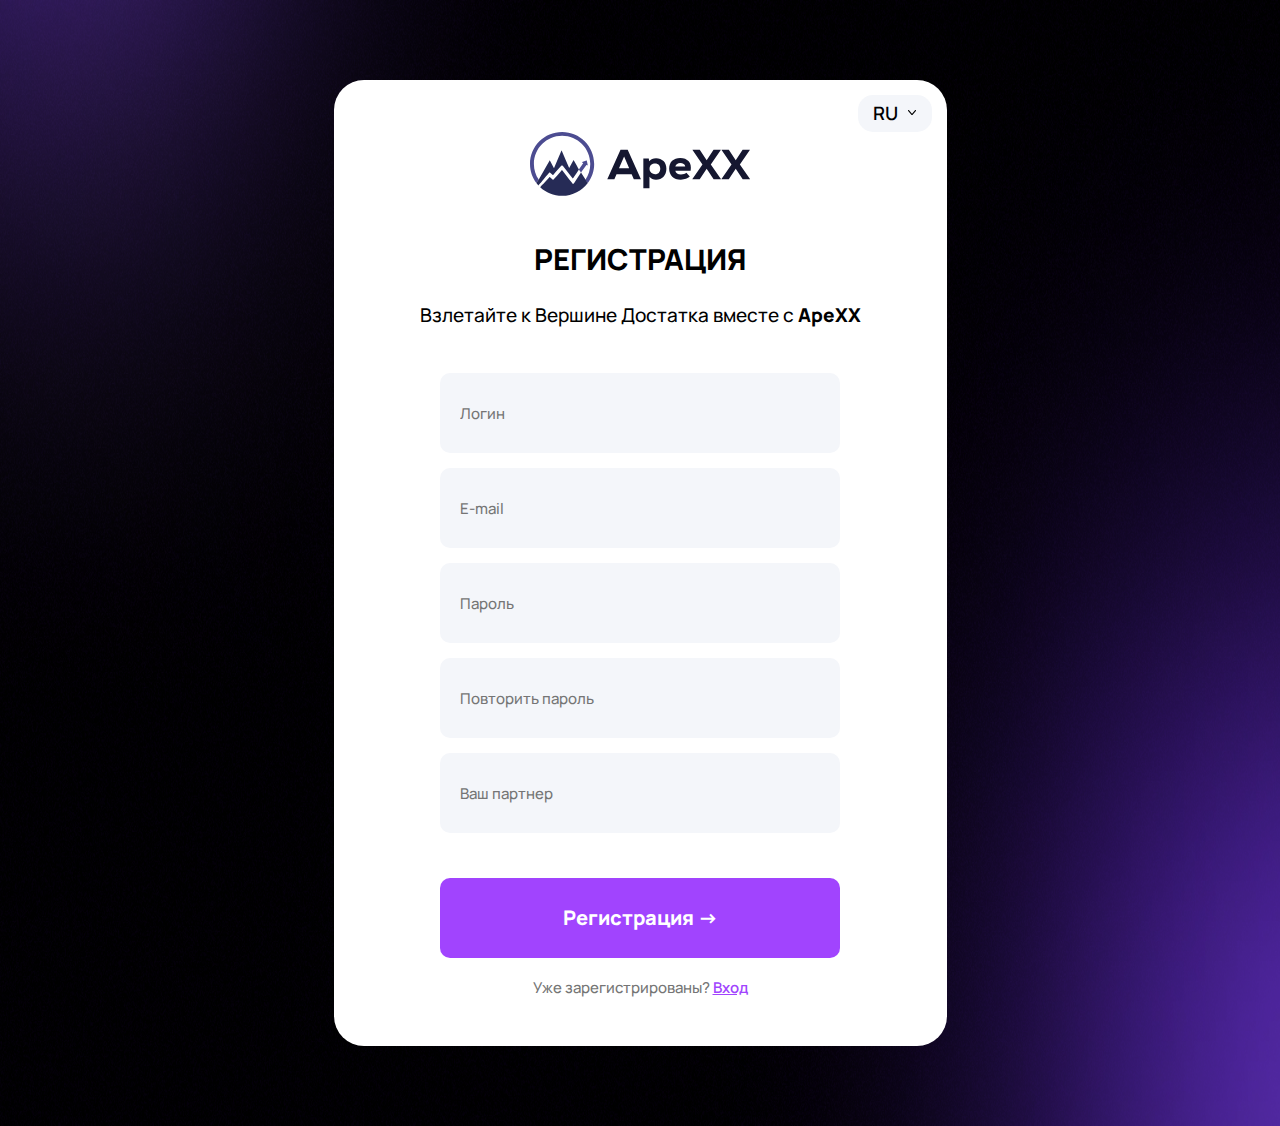
<file: registration.html>
<!DOCTYPE html>
<html lang="ru">

<head>
	<title>HomePage</title>
	<meta charset="UTF-8">
	<meta name="format-detection" content="telephone=no">
	<link rel="preconnect" href="https://fonts.googleapis.com">
	<link rel="preconnect" href="https://fonts.gstatic.com" crossorigin>
	<link href="https://fonts.googleapis.com/css2?family=Manrope:wght@400;500;600;700;800&display=swap&_v=20240212225633" rel="stylesheet">
	<!-- <style>body{opacity: 0;}</style> -->
	<link rel="stylesheet" href="css/style.min.css?_v=20240212225633">
	<link rel="shortcut icon" href="favicon.ico">
	<!-- <meta name="robots" content="noindex, nofollow"> -->
	<meta name="viewport" content="width=device-width, initial-scale=1.0">
</head>

<body>
	<div id="wrapper" class="wrapper">
		<main class="page">
			<section class="authorization">
				<div class="authorization__body">
					<div class="authorization__lang lang-block">
						<button type="button" class="lang-block__current">
							RU
						</button>
						<ul class="lang-block__list">
							<li class="lang-block__item">
								<a href="#" class="lang-block__link">ua</a>
							</li>
							<li class="lang-block__item">
								<a href="#" class="lang-block__link">en</a>
							</li>
						</ul>
					</div>
					<a href="index.html" class="authorization__logo">
						<img src="img/logo-black.svg" alt="logo">
					</a>
					<h1 class="authorization__title">
						РЕГИСТРАЦИЯ
					</h1>
					<div class="authorization__text">
						Взлетайте к Вершине Достатка вместе с <span>ApeXX</span>
					</div>
					<from class="authorization__form form-block">
						<div class="form-block__body">
							<input autocomplete="off" type="text" name="form[]" placeholder="Логин" class="form-block__input">
							<input autocomplete="off" type="email" name="form[]" placeholder="E-mail" class="form-block__input">
							<input autocomplete="off" type="password" name="form[]" placeholder="Пароль" class="form-block__input">
							<input autocomplete="off" type="password" name="form[]" placeholder="Повторить пароль" class="form-block__input">
							<input autocomplete="off" type="text" name="form[]" placeholder="Ваш партнер" class="form-block__input">
						</div>
						<button type="submit" class="form-block__button">
							Регистрация →
						</button>
						<div class="form-block__help">
							Уже зарегистрированы? <a href="login.html">Вход</a>
						</div>
					</from>
				</div>
			</section>
		</main>
	</div>
	<script src="js/app.min.js?_v=20240212225633"></script>
</body>

</html>
</file>
<file: css/style.min.css>
*{padding:0;margin:0;border:0}*,*::after,*::before{box-sizing:border-box}*::after,*::before{display:inline-block}body,html{scroll-behavior:smooth;height:100%;min-width:320px}body{color:#fff;line-height:1;font-family:Manrope,sans-serif;font-size:.9375rem;-ms-text-size-adjust:100%;-moz-text-size-adjust:100%;-webkit-text-size-adjust:100%;-webkit-font-smoothing:antialiased;-moz-osx-font-smoothing:grayscale}button,input,textarea{font-family:Manrope,sans-serif;font-size:inherit;line-height:inherit;color:inherit;background-color:transparent}input,textarea{width:100%}button,option,select{cursor:pointer}a{display:inline-block;color:inherit;text-decoration:none}ul li{list-style:none}img{vertical-align:top}h1,h2,h3,h4,h5,h6{font-weight:inherit;font-size:inherit}body{font-weight:500}.lock body{overflow:hidden;touch-action:none;-ms-scroll-chaining:none;overscroll-behavior:none}.wrapper{min-height:100%;display:flex;flex-direction:column;overflow:hidden;background:#000}@supports (overflow:clip){.wrapper{overflow:clip}}.wrapper > main{flex:1 1 auto}.wrapper > *{min-width:0}[class*=__container]{max-width:91.875rem;margin:0 auto;padding:0 .9375rem}[data-showmore-button] span:last-child{display:none}._showmore-active [data-showmore-button] span{display:none}._showmore-active [data-showmore-button] span:last-child{display:block}.ibg{width:100%;height:100%;-o-object-fit:cover;object-fit:cover}.ibg--top{-o-object-position:top;object-position:top}.ibg--bottom{-o-object-position:bottom;object-position:bottom}.ibg--left{-o-object-position:left;object-position:left}.ibg--right{-o-object-position:right;object-position:right}.ibg--contain{-o-object-fit:contain;object-fit:contain}.title{font-weight:800;line-height:120%;color:#fff}.title span{background:radial-gradient(937.72% 145.3% at 50% 50%,#a144fe 0,#a144fe 100%);background-clip:text;-webkit-background-clip:text;-webkit-text-fill-color:transparent}.btn{border-radius:.625rem;text-align:center;font-weight:800;background-color:#a144fe;transition:box-shadow .3s}.btn-go-top{position:fixed;right:1.25rem;z-index:10;bottom:3.125rem;width:2.875rem;height:2.875rem;display:grid;place-content:center;border-radius:50%;background-color:#a144fe;opacity:0;visibility:hidden;transition:box-shadow .3s,opacity .3s}.btn-go-top.active{opacity:1;visibility:visible}@-webkit-keyframes rotate360{0%{-webkit-transform:rotate(0);transform:rotate(0)}100%{-webkit-transform:rotate(360deg);transform:rotate(360deg)}}@keyframes rotate360{0%{-webkit-transform:rotate(0);transform:rotate(0)}100%{-webkit-transform:rotate(360deg);transform:rotate(360deg)}}.header{position:absolute;top:0;left:0;z-index:10;width:100%}.header__body{display:flex;align-items:center;padding-bottom:1.25rem}.header__logo{display:grid;place-content:center}.header__logo img{width:100%;height:auto;-o-object-fit:contain;object-fit:contain}.header__actions{margin-left:auto;display:flex;align-items:center}.header__login{font-weight:600;transition:color .3s}.header__registration{border-radius:.3125rem;padding:.75rem 1.25rem;text-align:center;font-weight:600;background-color:#a144fe;transition:box-shadow .3s}.menu__list{display:flex;align-items:center;flex-wrap:wrap;row-gap:.625rem}.menu__link{font-weight:600;transition:color .3s}.lang-block{position:relative;padding:.5625rem 0;z-index:5}.lang-block__current{font-weight:600;display:flex;align-items:center;text-transform:uppercase;gap:.625rem;transition:color .3s}.lang-block__current::after{content:"";flex-shrink:0;width:.5rem;height:.5rem;background:url(../img/icons/arrow-down.svg) center/8px no-repeat;transition:-webkit-transform .3s;transition:transform .3s;transition:transform .3s,-webkit-transform .3s}.is-open .lang-block__current::after{-webkit-transform:rotate(-180deg);transform:rotate(-180deg)}.lang-block__list{position:absolute;top:100%;left:0;width:100%;display:grid;gap:.1875rem;-webkit-transform-origin:0 0;transform-origin:0 0;-webkit-transform:rotateX(-90deg);transform:rotateX(-90deg);visibility:hidden;opacity:0;transition:all .3s;z-index:5}.is-open .lang-block__list{-webkit-transform:rotateX(0);transform:rotateX(0);visibility:visible;opacity:1}.lang-block__link{display:block;text-transform:uppercase;text-align:center;font-weight:600;padding:.46875rem .625rem;background:rgba(255,255,255,.08);border-radius:.9375rem;transition:color .3s,background .3s}.footer{border-top:1px solid rgba(255,255,255,.18)}.footer__body{display:flex;align-items:center;padding:1.5625rem 0 1.875rem}.footer__logo{display:grid;place-content:center}.footer__logo img{width:100%;height:auto;-o-object-fit:contain;object-fit:contain}.footer__actions{margin-left:auto;display:flex;align-items:center}.footer__login{font-weight:600;transition:color .3s}.footer__registration{border-radius:.3125rem;padding:.75rem 1.25rem;text-align:center;font-weight:600;background-color:#252525;transition:box-shadow .3s}.footer__lang .lang-block__list{top:initial;bottom:100%}.no-webp .promo{background:url(../img/promo-bg.png) top center/cover no-repeat}.promo{padding-top:7.5rem;position:relative}.promo__body{display:flex;padding-top:3.75rem;padding-bottom:7.5rem;position:relative;z-index:3}.promo__info{max-width:44.25rem}.promo__title{font-weight:800;line-height:125%}.promo__title span{background:radial-gradient(97.48% 92.2% at 50% 50%,#a144fe 28.0000001192%,#a144fe 100%);background-clip:text;-webkit-background-clip:text;-webkit-text-fill-color:transparent}.promo__text{line-height:150%}.promo__text span{font-weight:700;color:#a144fe}.promo__bottom{display:flex;align-items:center;flex-wrap:wrap}.promo__users{display:flex;align-items:center;gap:.5625rem}.promo__users-info img{width:100%;height:auto;-o-object-fit:cover;object-fit:cover}.promo__users-number{font-weight:800;line-height:110%}.promo__users-text{line-height:110%}.promo__img{display:grid;place-content:center;max-width:36.3125rem;width:100%}.promo__img img{width:100%;height:auto;-o-object-fit:cover;object-fit:cover}.promo__scroll{position:absolute;left:50%;bottom:0;z-index:5;-webkit-transform:translate(-50%,0);transform:translate(-50%,0);border-radius:50%;display:grid;place-content:center}.promo__scroll img{transition:-webkit-transform .3s;transition:transform .3s;transition:transform .3s,-webkit-transform .3s;width:1rem;height:1.25rem;-o-object-fit:cover;object-fit:cover}.promo__scroll::before{content:"";position:absolute;left:0;top:0;width:100%;height:100%;background:url(../img/icons/scroll-circle.svg) center/contain no-repeat;-webkit-animation:rotate360 25s infinite linear;animation:rotate360 25s infinite linear}.no-webp .advantages{background:url(../img/advantages-bg.png) top center/cover no-repeat}.advantages{margin-top:-24.375rem;padding-top:31.25rem;padding-bottom:3.125rem;overflow:hidden;position:relative;z-index:2}.advantages__head{display:flex;align-items:center;justify-content:center;flex-wrap:wrap}.advantages__head-item{text-align:center}.advantages__head-number{font-weight:800;line-height:130%;background:radial-gradient(3080.77% 199.79% at 50% 78.79%,#a144fe 0,#a144fe 100%);background-clip:text;-webkit-background-clip:text;-webkit-text-fill-color:transparent}.advantages__head-text{line-height:130%}.advantages__body{display:flex;flex-direction:row-reverse;justify-content:space-between;gap:1.25rem}.advantages__info{align-self:center;max-width:46%;width:100%;position:relative;z-index:3}.advantages__title:not(:last-child){margin-bottom:2.1875rem}.advantages__list{display:grid;gap:.3125rem;list-style-type:none;counter-reset:item}.advantages__list li{display:flex;gap:.9375rem}.advantages__list li:before{counter-increment:item;content:counter(item,decimal-leading-zero);min-width:2rem;font-weight:800;font-size:1.5625rem;line-height:120%;color:#a144fe}.advantages__item{font-weight:500;line-height:150%}.advantages__bottom{display:flex;align-items:center;flex-wrap:wrap}.advantages__download{display:flex;align-items:center;gap:.625rem}.advantages__download span{text-decoration:underline}.advantages__img{display:grid;place-content:center;position:relative;z-index:2}.advantages__img img{width:100%;height:auto;-o-object-fit:cover;object-fit:cover}.no-webp .advantages__img::before{background:url(../img/advantages-img-bg.png) center/cover no-repeat}.advantages__img::before{content:"";position:absolute;left:-12.5rem;top:50%;-webkit-transform:translate(0,-50%);transform:translate(0,-50%);z-index:-1;width:46.875rem;height:46.875rem}.about{padding-top:9.375rem;margin-top:-6.25rem;position:relative}.about__bg{position:absolute;top:-100%;right:0;z-index:3;height:30%;pointer-events:none}.no-webp .about::before{background:url(../img/about-bg.png) top center/cover no-repeat}.about::before{content:"";position:absolute;top:0;left:0;width:100%;height:100%;z-index:4}.about__container{position:relative;z-index:5}.about__body{display:flex;gap:1.875rem;position:relative;z-index:3}.about__info{max-width:51.0625rem}.about__title{max-width:44.375rem}.about__title:not(:last-child){margin-bottom:1.5625rem}.about__text{display:grid;gap:1.25rem;align-content:start;font-weight:500;line-height:150%;position:relative}.about__text::before{content:"";position:absolute;left:0;bottom:-1px;width:100%;height:13.4375rem;background:linear-gradient(180deg,rgba(2,0,4,0) 0,rgba(2,0,4,.63) 31.5%,rgba(2,0,4,.97) 71%);transition:opacity .3s}._showmore-active .about__text{margin-bottom:.9375rem}._showmore-active .about__text::before{opacity:0;pointer-events:none}.about__more{display:flex;align-items:center;gap:.9375rem;font-weight:800;line-height:120%;transition:color .3s}.about__more::after{content:"";background:url(../img/icons/arrow-more.svg) center/cover no-repeat;transition:-webkit-transform .3s;transition:transform .3s;transition:transform .3s,-webkit-transform .3s}._showmore-active .about__more::after{-webkit-transform:rotate(-90deg);transform:rotate(-90deg)}.about__img{align-self:flex-start;max-width:46.125rem;margin-right:-18.125rem;position:relative}.about__img img{width:100%;height:auto;-o-object-fit:cover;object-fit:cover}.about__balance{position:absolute;right:.9375rem}.balance-banner{max-width:21.9375rem;border:1px solid #2f166c;border-radius:.9375rem;padding:1.25rem;-webkit-backdrop-filter:blur(10px);backdrop-filter:blur(10px);background:rgba(48,24,108,.35)}.balance-banner__body{display:flex;align-items:center;justify-content:space-between;gap:.625rem;margin-bottom:1.5625rem}.balance-banner__title{font-weight:600;line-height:130%}.balance-banner__text{font-weight:400;line-height:130%}.balance-banner__balance{font-weight:800;line-height:120%}.balance-banner__link{max-width:-webkit-fit-content;max-width:-moz-fit-content;max-width:fit-content;display:flex;align-items:center;justify-content:center;gap:.3125rem;font-weight:600;font-size:.625rem;padding:.625rem 1.5625rem;line-height:110%;min-height:2.5rem;border-radius:6.25rem;background-color:#a144fe;transition:box-shadow .3s}.token{position:relative;z-index:2}.token__bg{position:absolute;bottom:-80%;left:0;z-index:-1}.token__bg--mob{display:none;position:absolute;bottom:-70%;left:0;width:100%;z-index:-1}.token__body{display:grid;grid-template-columns:2.28fr repeat(3,1fr);grid-template-rows:repeat(2,1fr) auto;gap:.625rem}.no-webp .token__card{background:url(../img/token-bg.png) center/cover no-repeat}.token__card{grid-row:span 3;border-radius:1.875rem;display:grid;align-content:center;padding:3.4375rem}.token__subtitle{font-weight:700;line-height:130%}.token__title{font-weight:800;line-height:130%;margin-bottom:.625rem}.token__download{max-width:-webkit-fit-content;max-width:-moz-fit-content;max-width:fit-content;display:flex;align-items:center;gap:.625rem;line-height:125%}.token__download span{text-decoration:underline}.token__item{border-radius:1.875rem;background:linear-gradient(180deg,#000 0,rgba(0,0,0,.31) 100%);padding:2.5rem 1rem}.token__item--long{grid-column:span 3}.token__item-title{font-size:1.25rem;line-height:150%;font-weight:800;position:relative;padding-left:.75rem}.token__item-title span{font-weight:400}.token__item-title::before{content:"";position:absolute;left:0;top:.6875rem;width:.4375rem;height:.4375rem;border-radius:50%;background-color:#a144fe}.token__item-title .purple{font-weight:800;color:#a144fe}.token__item-content{padding-left:.75rem;font-weight:800;color:#a144fe;line-height:110%;margin-top:.9375rem}.token__item-text{padding-left:.75rem;font-weight:400;line-height:130%}.token__item-info{padding-left:.75rem;margin-top:.9375rem;font-weight:800;line-height:150%}.token__item-info span{color:#a144fe}.video{position:relative;z-index:3}.video__container{max-width:76.5625rem}.video__body{display:flex;justify-content:space-between;gap:.9375rem}.video__info{align-self:center}.video__title{max-width:29.75rem}.video__title:not(:last-child){margin-bottom:1.5625rem}.video__text:not(:last-child){margin-bottom:2.1875rem}.video__bottom{display:flex;align-items:center;flex-wrap:wrap}.video__download{max-width:-webkit-fit-content;max-width:-moz-fit-content;max-width:fit-content;display:flex;align-items:center;gap:.625rem;line-height:125%}.video__download span{text-decoration:underline}.block-video{position:relative;z-index:2;aspect-ratio:609/402;max-width:38.0625rem;width:100%}.no-webp .block-video::before{background:url(../img/video-bg.png) center/cover no-repeat}.block-video::before{content:"";position:absolute;left:50%;bottom:-9.375rem;-webkit-transform:translate(-50%,0);transform:translate(-50%,0);z-index:-1;width:31.25rem;height:31.25rem}.block-video__video{display:none;border-radius:1.875rem;width:100%;position:relative;overflow:hidden;aspect-ratio:609/402}.block-video__video iframe{position:absolute;top:0;left:0;width:100%;height:100%;-o-object-fit:cover;object-fit:cover;z-index:2}.video-enabled .block-video__video{display:block}.block-video__preloader{overflow:hidden;border-radius:1.875rem}.block-video__preloader img{width:100%;height:100%;-o-object-fit:cover;object-fit:cover}.video-enabled .block-video__preloader{display:none}.block-video__play{position:absolute;left:50%;top:50%;-webkit-transform:translate(-50%,-50%);transform:translate(-50%,-50%);overflow:hidden;border-radius:50%;z-index:3;transition:box-shadow .3s}.block-video__play img{-o-object-fit:cover;object-fit:cover}.video-enabled .block-video__play{z-index:-1}.partners{position:relative;z-index:2}.no-webp .partners::before{background:url(../img/partners-bg.png) top center/cover no-repeat}.partners::before{content:"";width:100%;height:100%;top:-37.5rem;z-index:-1;right:0;position:absolute}.partners__logo{margin:0 auto;display:grid;place-content:center;position:relative}.partners__logo::before{content:"";position:absolute;left:0;top:0;width:100%;height:100%;background:url(../img/logo-text-circle.svg) center/cover no-repeat;-webkit-animation:rotate360 35s infinite linear;animation:rotate360 35s infinite linear}.partners__body{display:flex;align-items:center;justify-content:space-between;flex-direction:row-reverse;gap:1.25rem}.partners__info{max-width:33.4375rem}.partners__title:not(:last-child){margin-bottom:1.5625rem}.partners__text:not(:last-child){margin-bottom:2.1875rem}.partners__bottom{display:flex;align-items:center;flex-wrap:wrap}.partners__download{max-width:-webkit-fit-content;max-width:-moz-fit-content;max-width:fit-content;display:flex;align-items:center;gap:.625rem;line-height:125%}.partners__download span{text-decoration:underline}.partners__socials{max-width:37.5rem;width:100%}.socials-block{display:grid;grid-template-columns:repeat(2,1fr);gap:1.25rem}.socials-block__item{width:100%;padding:.9375rem;-webkit-backdrop-filter:blur(15px);backdrop-filter:blur(15px);background:rgba(48,24,108,.35);border-radius:2.5rem;display:flex;align-items:center;justify-content:center;gap:.9375rem;font-weight:800;line-height:120%;transition:background .3s}.no-webp .authorization{background:url(../img/login-bg.png) center/100% 100% no-repeat}.authorization{min-height:100vh;padding:5rem .9375rem;display:grid;align-content:center}.authorization__body{margin:0 auto;max-width:38.3125rem;width:100%;background-color:#fff;padding:.9375rem;border-radius:1.875rem;color:#000}.authorization__lang{margin-left:auto}.authorization__logo{display:block;margin:0 auto;margin-bottom:2.8125rem}.authorization__logo img{width:100%;height:auto;-o-object-fit:cover;object-fit:cover}.authorization__title{text-align:center;font-weight:800;line-height:130%;text-transform:uppercase;margin-bottom:1.5625rem}.authorization__text{font-weight:500;line-height:130%;text-align:center;margin-bottom:2.8125rem}.authorization__text span{font-weight:800}.authorization__form{display:block;max-width:25rem;margin:0 auto}.authorization .lang-block{max-width:4.625rem;color:#000;border-radius:.9375rem;display:grid;place-content:center;background:#f4f6fa}.authorization .lang-block__current::after{background:url(../img/icons/arrow-down-black.svg) center/8px no-repeat}.authorization .lang-block__link{background:#f4f6fa}.form-block__body{display:grid;align-content:start;gap:.9375rem;margin-bottom:2.8125rem}.form-block__input{-webkit-appearance:none;appearance:none;color:#000;font-weight:800;min-height:5rem;background:#f4f6fa;border-radius:.625rem;padding:1.25rem;outline-color:#6e08ea}.form-block__input[placeholder]:not([data-placeholder-nohiden])::-webkit-input-placeholder{font-weight:500;color:#757575;-webkit-transition:opacity .3s;transition:opacity .3s}.form-block__input[placeholder]:not([data-placeholder-nohiden]):-ms-input-placeholder{font-weight:500;color:#757575;-ms-transition:opacity .3s;transition:opacity .3s}.form-block__input[placeholder]:not([data-placeholder-nohiden])::-ms-input-placeholder{font-weight:500;color:#757575;-ms-transition:opacity .3s;transition:opacity .3s}.form-block__input[placeholder]:not([data-placeholder-nohiden])::placeholder{font-weight:500;color:#757575;transition:opacity .3s}.form-block__input[placeholder]:not([data-placeholder-nohiden]):focus::-webkit-input-placeholder{opacity:0}.form-block__input[placeholder]:not([data-placeholder-nohiden]):focus:-ms-input-placeholder{opacity:0}.form-block__input[placeholder]:not([data-placeholder-nohiden]):focus::-ms-input-placeholder{opacity:0}.form-block__input[placeholder]:not([data-placeholder-nohiden]):focus::placeholder{opacity:0}.form-block__help{font-weight:500;line-height:130%;text-align:center;color:#757575}.form-block__help a{text-decoration:underline;font-weight:600;color:#a144fe}.form-block__button{display:block;width:100%;font-weight:800;font-size:1.25rem;line-height:110%;text-align:center;color:#fff;padding:.9375rem 1.5625rem;background-color:#a144fe;border-radius:.625rem;min-height:5rem;transition:box-shadow .3s}.form-block__button:not(:last-child){margin-bottom:1.25rem}@media (min-width:47.99875em){.advantages__img{max-width:36.875rem}}@media (min-width:91.875em){.title{font-size:3.125rem}.btn{padding-right:3.25rem}.btn{padding-left:3.25rem}.btn{padding-top:1.375rem}.btn{padding-bottom:1.375rem}.btn{font-size:1.25rem}.header__body{padding-top:3.125rem}.header__logo{max-width:10.375rem}.header__logo{margin-right:6.25rem}.header__login{margin-right:1.875rem}.header__login{font-size:.9375rem}.header__registration{font-size:.9375rem}.header__registration{margin-right:1.875rem}.menu__list{gap:3.75rem}.menu__link{font-size:1.25rem}.lang-block__current{font-size:1.25rem}.lang-block__link{font-size:.9375rem}.footer__logo{max-width:10.375rem}.footer__logo{margin-right:6.25rem}.footer__login{margin-right:1.875rem}.footer__login{font-size:.9375rem}.footer__registration{font-size:.9375rem}.footer__registration{margin-right:1.875rem}.promo__body{gap:2.75rem}.promo__info{padding-top:4.375rem}.promo__title{font-size:2.5rem}.promo__title:not(:last-child){margin-bottom:2.1875rem}.promo__text{font-size:1.25rem}.promo__text:not(:last-child){margin-bottom:2.8125rem}.promo__bottom{gap:2.5rem}.promo__users-info img{max-width:5.375rem}.promo__users-number{font-size:2.5rem}.promo__users-text{font-size:.75rem}.promo__scroll{width:7.375rem}.promo__scroll{height:7.375rem}.advantages{margin-bottom:4.375rem}.advantages__head{gap:5rem}.advantages__head:not(:last-child){margin-bottom:12.5rem}.advantages__head-number{font-size:4.375rem}.advantages__head-text{font-size:1.5625rem}.advantages__list:not(:last-child){margin-bottom:2.8125rem}.advantages__item{font-size:1.25rem}.advantages__bottom{gap:2.5rem}.about{padding-bottom:3.125rem}.about{margin-bottom:8.125rem}.about__text{font-size:1.25rem}.about__more{font-size:1.25rem}.about__more::after{width:3.125rem}.about__more::after{height:3.125rem}.about__balance{left:5rem}.about__balance{bottom:5.625rem}.balance-banner__title{font-size:1.25rem}.balance-banner__text{font-size:.9375rem}.balance-banner__balance{font-size:1.875rem}.token{padding-bottom:12.5rem}.token__subtitle{font-size:2.5rem}.token__title{font-size:5rem}.token__download{font-size:1.25rem}.token__item-content{font-size:2.1875rem}.video{padding-bottom:12.5rem}.video__bottom{gap:2.5rem}.video__download{font-size:1.25rem}.block-video__play img{width:7rem}.block-video__play img{height:7rem}.partners{padding-bottom:9.0625rem}.partners__logo{margin-bottom:5rem}.partners__logo{width:13.3125rem}.partners__logo{height:13.3125rem}.partners__logo svg{width:3.375rem}.partners__logo svg{height:3.375rem}.partners__bottom{gap:2.5rem}.partners__download{font-size:1.25rem}.socials-block__item{min-height:7.8125rem}.socials-block__item{font-size:1.25rem}.socials-block__item svg{width:1.875rem}.authorization__logo{max-width:14.3125rem}.authorization__title{font-size:1.875rem}.authorization__text{font-size:1.25rem}.authorization__form{margin-bottom:2.1875rem}}@media (min-width:119.99875em){.partners::before{top:-37.5rem}}@media (max-width:20em){.title{font-size:1.6875rem}.btn{padding-right:1.25rem}.btn{padding-left:1.25rem}.btn{padding-top:1.1875rem}.btn{padding-bottom:1.1875rem}.btn{font-size:.875rem}.header__body{padding-top:1.25rem}.header__login{margin-right:.875rem}.header__login{font-size:.6875rem}.header__registration{font-size:.6875rem}.header__registration{margin-right:.875rem}.menu__link{font-size:.9375rem}.lang-block__current{font-size:.6875rem}.lang-block__link{font-size:.6875rem}.footer__login{margin-right:.875rem}.footer__login{font-size:.6875rem}.footer__registration{font-size:.6875rem}.footer__registration{margin-right:.875rem}.promo__body{gap:1.25rem}.promo__title{font-size:1.5rem}.promo__title:not(:last-child){margin-bottom:.9375rem}.promo__text{font-size:.875rem}.promo__text:not(:last-child){margin-bottom:2.1875rem}.promo__bottom{gap:1.1875rem}.promo__users-info img{max-width:3.6875rem}.promo__users-number{font-size:1.5rem}.promo__users-text{font-size:.5625rem}.promo__scroll{width:6.0625rem}.promo__scroll{height:6.0625rem}.advantages{margin-bottom:.0000000625rem}.advantages__head{gap:1.5625rem}.advantages__head:not(:last-child){margin-bottom:3.6875rem}.advantages__head-number{font-size:1.5625rem}.advantages__head-text{font-size:.75rem}.advantages__list:not(:last-child){margin-bottom:1.5625rem}.advantages__item{font-size:.875rem}.advantages__bottom{gap:.9375rem}.about{padding-bottom:1.5625rem}.about{margin-bottom:.0000000625rem}.about__text{font-size:.875rem}.about__more{font-size:.875rem}.about__more::after{width:1.875rem}.about__more::after{height:1.875rem}.about__balance{left:1.8125rem}.about__balance{bottom:3.0625rem}.balance-banner__title{font-size:.875rem}.balance-banner__text{font-size:.6875rem}.balance-banner__balance{font-size:1.1875rem}.token{padding-bottom:4.9375rem}.token__subtitle{font-size:1.5rem}.token__title{font-size:2.9375rem}.token__download{font-size:.6875rem}.token__item-content{font-size:1.8125rem}.video{padding-bottom:8.0625rem}.video__bottom{gap:1.1875rem}.video__download{font-size:.6875rem}.block-video__play img{width:4.125rem}.block-video__play img{height:4.125rem}.partners{padding-bottom:3.6875rem}.partners__logo{margin-bottom:3.6875rem}.partners__logo{width:8.75rem}.partners__logo{height:8.75rem}.partners__logo svg{width:2.125rem}.partners__logo svg{height:2.125rem}.partners__bottom{gap:1.1875rem}.partners__download{font-size:.6875rem}.socials-block__item{min-height:4.75rem}.socials-block__item{font-size:.6875rem}.socials-block__item svg{width:1.1875rem}.authorization__logo{max-width:10.5625rem}.authorization__title{font-size:1.5rem}.authorization__text{font-size:.875rem}.authorization__form{margin-bottom:1.5625rem}}@media (max-width:91.875em){.about__info{max-width:50%}.about__img{max-width:50%;margin-right:-3.125rem}.token__body{grid-template-columns:2fr repeat(3,1fr)}.token__card{padding:3.4375rem 1.875rem}.partners::before{top:-18.75rem}}@media (max-width:61.99875em){.menu__list{gap:.9375rem}.about__body{flex-direction:column;gap:.3125rem}.about__info{max-width:43.75rem}.about__img{max-width:100%;margin-right:0}.about__img img{width:130%}.token__bg{display:none}.token__bg--mob{display:block}.token__body{grid-template-columns:repeat(2,1fr);grid-template-rows:auto}.token__card{grid-column:span 2;grid-row:auto}.token__item--long{grid-column:span 2}.partners::before{top:-40%}}@media (max-width:47.99875em){.header__logo{max-width:7.8125rem}.header__logo{margin-right:.9375rem}.menu{display:none}.footer__logo{max-width:7.8125rem}.footer__logo{margin-right:.9375rem}.no-webp .promo{background:url(../img/promo-bg-mob.png) bottom center/cover no-repeat}.promo__body{flex-direction:column;z-index:auto}.promo__info{padding-top:.0000000625rem}.promo__img{max-width:100%}.no-webp .advantages{background:url(../img/advantages-bg-mob.png) top center/cover no-repeat}.advantages__body{flex-direction:column}.advantages__info{align-self:stretch;max-width:100%}.advantages__img{align-self:flex-end}.advantages__img img{max-width:70%}.about__bg{display:none}.about::before{display:none}.about{position:relative;z-index:2;overflow:hidden;margin-top:-9.375rem;padding-top:6.25rem;background-color:#000;border-radius:0 100% 0 0/0 20% 0 0}.about__title{max-width:90%;padding-right:1.875rem}.video__body{flex-direction:column;gap:3.75rem}.video__info{align-self:stretch}.block-video{max-width:100%}.block-video::before{display:none}.partners__body{flex-direction:column;align-items:stretch;gap:3.75rem}.partners__socials{max-width:100%}.socials-block__item{border-radius:1.5625rem}.authorization__logo{margin-bottom:2.1875rem}.authorization__title{margin-bottom:.9375rem}.authorization__text{margin-bottom:2.1875rem}.form-block__body{margin-bottom:2.1875rem}}@media (max-width:47.99875em) and (max-width:19.9375em){.advantages{margin-top:-16.875rem}.advantages{padding-top:18.75rem}.advantages__img{margin-right:-21.875rem}}@media (max-width:34.37375em){.token__bg--mob{left:-50%;bottom:-25%}.token__body{grid-template-columns:1fr}.token__card{grid-column:auto}.token__item--long{grid-column:auto}}@media (max-width:29.99875em){.promo__body{padding-top:0}.about__text::before{height:11.875rem}.balance-banner{padding:.875rem}.video__title:not(:last-child){margin-bottom:.9375rem}.video__text:not(:last-child){margin-bottom:1.5625rem}.block-video__video{aspect-ratio:368/243}.no-webp .partners::before{background:url(../img/partners-bg-mob.png) top center/cover no-repeat}.partners__title:not(:last-child){margin-bottom:.9375rem}.partners__text:not(:last-child){margin-bottom:1.5625rem}.socials-block{gap:.625rem}}@media (min-width:20em) and (max-width:91.875em){@supports (font-size:clamp(1.6875rem ,1.2875rem + 2vw ,3.125rem)){.title{font-size:clamp(1.6875rem ,1.2875rem + 2vw ,3.125rem)}}@supports not (font-size:clamp(1.6875rem ,1.2875rem + 2vw ,3.125rem)){.title{font-size:calc(1.6875rem + 1.4375 * (100vw - 20rem)/ 71.875)}}@supports (padding-right:clamp(1.25rem ,0.6934782609rem + 2.7826086957vw ,3.25rem)){.btn{padding-right:clamp(1.25rem ,.6934782609rem + 2.7826086957vw ,3.25rem)}}@supports not (padding-right:clamp(1.25rem ,0.6934782609rem + 2.7826086957vw ,3.25rem)){.btn{padding-right:calc(1.25rem + 2 * (100vw - 20rem)/ 71.875)}}@supports (padding-left:clamp(1.25rem ,0.6934782609rem + 2.7826086957vw ,3.25rem)){.btn{padding-left:clamp(1.25rem ,.6934782609rem + 2.7826086957vw ,3.25rem)}}@supports not (padding-left:clamp(1.25rem ,0.6934782609rem + 2.7826086957vw ,3.25rem)){.btn{padding-left:calc(1.25rem + 2 * (100vw - 20rem)/ 71.875)}}@supports (padding-top:clamp(1.1875rem ,1.135326087rem + 0.2608695652vw ,1.375rem)){.btn{padding-top:clamp(1.1875rem ,1.135326087rem + .2608695652vw ,1.375rem)}}@supports not (padding-top:clamp(1.1875rem ,1.135326087rem + 0.2608695652vw ,1.375rem)){.btn{padding-top:calc(1.1875rem + .1875 * (100vw - 20rem)/ 71.875)}}@supports (padding-bottom:clamp(1.1875rem ,1.135326087rem + 0.2608695652vw ,1.375rem)){.btn{padding-bottom:clamp(1.1875rem ,1.135326087rem + .2608695652vw ,1.375rem)}}@supports not (padding-bottom:clamp(1.1875rem ,1.135326087rem + 0.2608695652vw ,1.375rem)){.btn{padding-bottom:calc(1.1875rem + .1875 * (100vw - 20rem)/ 71.875)}}@supports (font-size:clamp(0.875rem ,0.7706521739rem + 0.5217391304vw ,1.25rem)){.btn{font-size:clamp(.875rem ,.7706521739rem + .5217391304vw ,1.25rem)}}@supports not (font-size:clamp(0.875rem ,0.7706521739rem + 0.5217391304vw ,1.25rem)){.btn{font-size:calc(.875rem + .375 * (100vw - 20rem)/ 71.875)}}@supports (padding-top:clamp(1.25rem ,0.7282608696rem + 2.6086956522vw ,3.125rem)){.header__body{padding-top:clamp(1.25rem ,.7282608696rem + 2.6086956522vw ,3.125rem)}}@supports not (padding-top:clamp(1.25rem ,0.7282608696rem + 2.6086956522vw ,3.125rem)){.header__body{padding-top:calc(1.25rem + 1.875 * (100vw - 20rem)/ 71.875)}}@supports (margin-right:clamp(0.875rem ,0.5967391304rem + 1.3913043478vw ,1.875rem)){.header__login{margin-right:clamp(.875rem ,.5967391304rem + 1.3913043478vw ,1.875rem)}}@supports not (margin-right:clamp(0.875rem ,0.5967391304rem + 1.3913043478vw ,1.875rem)){.header__login{margin-right:calc(.875rem + 1 * (100vw - 20rem)/ 71.875)}}@supports (font-size:clamp(0.6875rem ,0.6179347826rem + 0.347826087vw ,0.9375rem)){.header__login{font-size:clamp(.6875rem ,.6179347826rem + .347826087vw ,.9375rem)}}@supports not (font-size:clamp(0.6875rem ,0.6179347826rem + 0.347826087vw ,0.9375rem)){.header__login{font-size:calc(.6875rem + .25 * (100vw - 20rem)/ 71.875)}}@supports (font-size:clamp(0.6875rem ,0.6179347826rem + 0.347826087vw ,0.9375rem)){.header__registration{font-size:clamp(.6875rem ,.6179347826rem + .347826087vw ,.9375rem)}}@supports not (font-size:clamp(0.6875rem ,0.6179347826rem + 0.347826087vw ,0.9375rem)){.header__registration{font-size:calc(.6875rem + .25 * (100vw - 20rem)/ 71.875)}}@supports (margin-right:clamp(0.875rem ,0.5967391304rem + 1.3913043478vw ,1.875rem)){.header__registration{margin-right:clamp(.875rem ,.5967391304rem + 1.3913043478vw ,1.875rem)}}@supports not (margin-right:clamp(0.875rem ,0.5967391304rem + 1.3913043478vw ,1.875rem)){.header__registration{margin-right:calc(.875rem + 1 * (100vw - 20rem)/ 71.875)}}@supports (font-size:clamp(0.9375rem ,0.8505434783rem + 0.4347826087vw ,1.25rem)){.menu__link{font-size:clamp(.9375rem ,.8505434783rem + .4347826087vw ,1.25rem)}}@supports not (font-size:clamp(0.9375rem ,0.8505434783rem + 0.4347826087vw ,1.25rem)){.menu__link{font-size:calc(.9375rem + .3125 * (100vw - 20rem)/ 71.875)}}@supports (font-size:clamp(0.6875rem ,0.5309782609rem + 0.7826086957vw ,1.25rem)){.lang-block__current{font-size:clamp(.6875rem ,.5309782609rem + .7826086957vw ,1.25rem)}}@supports not (font-size:clamp(0.6875rem ,0.5309782609rem + 0.7826086957vw ,1.25rem)){.lang-block__current{font-size:calc(.6875rem + .5625 * (100vw - 20rem)/ 71.875)}}@supports (font-size:clamp(0.6875rem ,0.6179347826rem + 0.347826087vw ,0.9375rem)){.lang-block__link{font-size:clamp(.6875rem ,.6179347826rem + .347826087vw ,.9375rem)}}@supports not (font-size:clamp(0.6875rem ,0.6179347826rem + 0.347826087vw ,0.9375rem)){.lang-block__link{font-size:calc(.6875rem + .25 * (100vw - 20rem)/ 71.875)}}@supports (margin-right:clamp(0.875rem ,0.5967391304rem + 1.3913043478vw ,1.875rem)){.footer__login{margin-right:clamp(.875rem ,.5967391304rem + 1.3913043478vw ,1.875rem)}}@supports not (margin-right:clamp(0.875rem ,0.5967391304rem + 1.3913043478vw ,1.875rem)){.footer__login{margin-right:calc(.875rem + 1 * (100vw - 20rem)/ 71.875)}}@supports (font-size:clamp(0.6875rem ,0.6179347826rem + 0.347826087vw ,0.9375rem)){.footer__login{font-size:clamp(.6875rem ,.6179347826rem + .347826087vw ,.9375rem)}}@supports not (font-size:clamp(0.6875rem ,0.6179347826rem + 0.347826087vw ,0.9375rem)){.footer__login{font-size:calc(.6875rem + .25 * (100vw - 20rem)/ 71.875)}}@supports (font-size:clamp(0.6875rem ,0.6179347826rem + 0.347826087vw ,0.9375rem)){.footer__registration{font-size:clamp(.6875rem ,.6179347826rem + .347826087vw ,.9375rem)}}@supports not (font-size:clamp(0.6875rem ,0.6179347826rem + 0.347826087vw ,0.9375rem)){.footer__registration{font-size:calc(.6875rem + .25 * (100vw - 20rem)/ 71.875)}}@supports (margin-right:clamp(0.875rem ,0.5967391304rem + 1.3913043478vw ,1.875rem)){.footer__registration{margin-right:clamp(.875rem ,.5967391304rem + 1.3913043478vw ,1.875rem)}}@supports not (margin-right:clamp(0.875rem ,0.5967391304rem + 1.3913043478vw ,1.875rem)){.footer__registration{margin-right:calc(.875rem + 1 * (100vw - 20rem)/ 71.875)}}@supports (gap:clamp(1.25rem ,0.8326086957rem + 2.0869565217vw ,2.75rem)){.promo__body{gap:clamp(1.25rem ,.8326086957rem + 2.0869565217vw ,2.75rem)}}@supports not (gap:clamp(1.25rem ,0.8326086957rem + 2.0869565217vw ,2.75rem)){.promo__body{gap:calc(1.25rem + 1.5 * (100vw - 20rem)/ 71.875)}}@supports (font-size:clamp(1.5rem ,1.2217391304rem + 1.3913043478vw ,2.5rem)){.promo__title{font-size:clamp(1.5rem ,1.2217391304rem + 1.3913043478vw ,2.5rem)}}@supports not (font-size:clamp(1.5rem ,1.2217391304rem + 1.3913043478vw ,2.5rem)){.promo__title{font-size:calc(1.5rem + 1 * (100vw - 20rem)/ 71.875)}}@supports (margin-bottom:clamp(0.9375rem ,0.589673913rem + 1.7391304348vw ,2.1875rem)){.promo__title:not(:last-child){margin-bottom:clamp(.9375rem ,.589673913rem + 1.7391304348vw ,2.1875rem)}}@supports not (margin-bottom:clamp(0.9375rem ,0.589673913rem + 1.7391304348vw ,2.1875rem)){.promo__title:not(:last-child){margin-bottom:calc(.9375rem + 1.25 * (100vw - 20rem)/ 71.875)}}@supports (font-size:clamp(0.875rem ,0.7706521739rem + 0.5217391304vw ,1.25rem)){.promo__text{font-size:clamp(.875rem ,.7706521739rem + .5217391304vw ,1.25rem)}}@supports not (font-size:clamp(0.875rem ,0.7706521739rem + 0.5217391304vw ,1.25rem)){.promo__text{font-size:calc(.875rem + .375 * (100vw - 20rem)/ 71.875)}}@supports (margin-bottom:clamp(2.1875rem ,2.0135869565rem + 0.8695652174vw ,2.8125rem)){.promo__text:not(:last-child){margin-bottom:clamp(2.1875rem ,2.0135869565rem + .8695652174vw ,2.8125rem)}}@supports not (margin-bottom:clamp(2.1875rem ,2.0135869565rem + 0.8695652174vw ,2.8125rem)){.promo__text:not(:last-child){margin-bottom:calc(2.1875rem + .625 * (100vw - 20rem)/ 71.875)}}@supports (gap:clamp(1.1875rem ,0.8222826087rem + 1.8260869565vw ,2.5rem)){.promo__bottom{gap:clamp(1.1875rem ,.8222826087rem + 1.8260869565vw ,2.5rem)}}@supports not (gap:clamp(1.1875rem ,0.8222826087rem + 1.8260869565vw ,2.5rem)){.promo__bottom{gap:calc(1.1875rem + 1.3125 * (100vw - 20rem)/ 71.875)}}@supports (max-width:clamp(3.6875rem ,3.2179347826rem + 2.347826087vw ,5.375rem)){.promo__users-info img{max-width:clamp(3.6875rem ,3.2179347826rem + 2.347826087vw ,5.375rem)}}@supports not (max-width:clamp(3.6875rem ,3.2179347826rem + 2.347826087vw ,5.375rem)){.promo__users-info img{max-width:calc(3.6875rem + 1.6875 * (100vw - 20rem)/ 71.875)}}@supports (font-size:clamp(1.5rem ,1.2217391304rem + 1.3913043478vw ,2.5rem)){.promo__users-number{font-size:clamp(1.5rem ,1.2217391304rem + 1.3913043478vw ,2.5rem)}}@supports not (font-size:clamp(1.5rem ,1.2217391304rem + 1.3913043478vw ,2.5rem)){.promo__users-number{font-size:calc(1.5rem + 1 * (100vw - 20rem)/ 71.875)}}@supports (font-size:clamp(0.5625rem ,0.510326087rem + 0.2608695652vw ,0.75rem)){.promo__users-text{font-size:clamp(.5625rem ,.510326087rem + .2608695652vw ,.75rem)}}@supports not (font-size:clamp(0.5625rem ,0.510326087rem + 0.2608695652vw ,0.75rem)){.promo__users-text{font-size:calc(.5625rem + .1875 * (100vw - 20rem)/ 71.875)}}@supports (width:clamp(6.0625rem ,5.6972826087rem + 1.8260869565vw ,7.375rem)){.promo__scroll{width:clamp(6.0625rem ,5.6972826087rem + 1.8260869565vw ,7.375rem)}}@supports not (width:clamp(6.0625rem ,5.6972826087rem + 1.8260869565vw ,7.375rem)){.promo__scroll{width:calc(6.0625rem + 1.3125 * (100vw - 20rem)/ 71.875)}}@supports (height:clamp(6.0625rem ,5.6972826087rem + 1.8260869565vw ,7.375rem)){.promo__scroll{height:clamp(6.0625rem ,5.6972826087rem + 1.8260869565vw ,7.375rem)}}@supports not (height:clamp(6.0625rem ,5.6972826087rem + 1.8260869565vw ,7.375rem)){.promo__scroll{height:calc(6.0625rem + 1.3125 * (100vw - 20rem)/ 71.875)}}@supports (margin-bottom:clamp(0.0000000625rem ,-1.2173912245rem + 6.0869564348vw ,4.375rem)){.advantages{margin-bottom:clamp(.0000000625rem ,-1.2173912245rem + 6.0869564348vw ,4.375rem)}}@supports not (margin-bottom:clamp(0.0000000625rem ,-1.2173912245rem + 6.0869564348vw ,4.375rem)){.advantages{margin-bottom:calc(.0000000625rem + 4.3749999375 * (100vw - 20rem)/ 71.875)}}@supports (gap:clamp(1.5625rem ,0.6059782609rem + 4.7826086957vw ,5rem)){.advantages__head{gap:clamp(1.5625rem ,.6059782609rem + 4.7826086957vw ,5rem)}}@supports not (gap:clamp(1.5625rem ,0.6059782609rem + 4.7826086957vw ,5rem)){.advantages__head{gap:calc(1.5625rem + 3.4375 * (100vw - 20rem)/ 71.875)}}@supports (margin-bottom:clamp(3.6875rem ,1.235326087rem + 12.2608695652vw ,12.5rem)){.advantages__head:not(:last-child){margin-bottom:clamp(3.6875rem ,1.235326087rem + 12.2608695652vw ,12.5rem)}}@supports not (margin-bottom:clamp(3.6875rem ,1.235326087rem + 12.2608695652vw ,12.5rem)){.advantages__head:not(:last-child){margin-bottom:calc(3.6875rem + 8.8125 * (100vw - 20rem)/ 71.875)}}@supports (font-size:clamp(1.5625rem ,0.7798913043rem + 3.9130434783vw ,4.375rem)){.advantages__head-number{font-size:clamp(1.5625rem ,.7798913043rem + 3.9130434783vw ,4.375rem)}}@supports not (font-size:clamp(1.5625rem ,0.7798913043rem + 3.9130434783vw ,4.375rem)){.advantages__head-number{font-size:calc(1.5625rem + 2.8125 * (100vw - 20rem)/ 71.875)}}@supports (font-size:clamp(0.75rem ,0.5239130435rem + 1.1304347826vw ,1.5625rem)){.advantages__head-text{font-size:clamp(.75rem ,.5239130435rem + 1.1304347826vw ,1.5625rem)}}@supports not (font-size:clamp(0.75rem ,0.5239130435rem + 1.1304347826vw ,1.5625rem)){.advantages__head-text{font-size:calc(.75rem + .8125 * (100vw - 20rem)/ 71.875)}}@supports (margin-bottom:clamp(1.5625rem ,1.214673913rem + 1.7391304348vw ,2.8125rem)){.advantages__list:not(:last-child){margin-bottom:clamp(1.5625rem ,1.214673913rem + 1.7391304348vw ,2.8125rem)}}@supports not (margin-bottom:clamp(1.5625rem ,1.214673913rem + 1.7391304348vw ,2.8125rem)){.advantages__list:not(:last-child){margin-bottom:calc(1.5625rem + 1.25 * (100vw - 20rem)/ 71.875)}}@supports (font-size:clamp(0.875rem ,0.7706521739rem + 0.5217391304vw ,1.25rem)){.advantages__item{font-size:clamp(.875rem ,.7706521739rem + .5217391304vw ,1.25rem)}}@supports not (font-size:clamp(0.875rem ,0.7706521739rem + 0.5217391304vw ,1.25rem)){.advantages__item{font-size:calc(.875rem + .375 * (100vw - 20rem)/ 71.875)}}@supports (gap:clamp(0.9375rem ,0.5027173913rem + 2.1739130435vw ,2.5rem)){.advantages__bottom{gap:clamp(.9375rem ,.5027173913rem + 2.1739130435vw ,2.5rem)}}@supports not (gap:clamp(0.9375rem ,0.5027173913rem + 2.1739130435vw ,2.5rem)){.advantages__bottom{gap:calc(.9375rem + 1.5625 * (100vw - 20rem)/ 71.875)}}@supports (padding-bottom:clamp(1.5625rem ,1.1277173913rem + 2.1739130435vw ,3.125rem)){.about{padding-bottom:clamp(1.5625rem ,1.1277173913rem + 2.1739130435vw ,3.125rem)}}@supports not (padding-bottom:clamp(1.5625rem ,1.1277173913rem + 2.1739130435vw ,3.125rem)){.about{padding-bottom:calc(1.5625rem + 1.5625 * (100vw - 20rem)/ 71.875)}}@supports (margin-bottom:clamp(0.0000000625rem ,-2.2608694853rem + 11.3043477391vw ,8.125rem)){.about{margin-bottom:clamp(.0000000625rem ,-2.2608694853rem + 11.3043477391vw ,8.125rem)}}@supports not (margin-bottom:clamp(0.0000000625rem ,-2.2608694853rem + 11.3043477391vw ,8.125rem)){.about{margin-bottom:calc(.0000000625rem + 8.1249999375 * (100vw - 20rem)/ 71.875)}}@supports (font-size:clamp(0.875rem ,0.7706521739rem + 0.5217391304vw ,1.25rem)){.about__text{font-size:clamp(.875rem ,.7706521739rem + .5217391304vw ,1.25rem)}}@supports not (font-size:clamp(0.875rem ,0.7706521739rem + 0.5217391304vw ,1.25rem)){.about__text{font-size:calc(.875rem + .375 * (100vw - 20rem)/ 71.875)}}@supports (font-size:clamp(0.875rem ,0.7706521739rem + 0.5217391304vw ,1.25rem)){.about__more{font-size:clamp(.875rem ,.7706521739rem + .5217391304vw ,1.25rem)}}@supports not (font-size:clamp(0.875rem ,0.7706521739rem + 0.5217391304vw ,1.25rem)){.about__more{font-size:calc(.875rem + .375 * (100vw - 20rem)/ 71.875)}}@supports (width:clamp(1.875rem ,1.527173913rem + 1.7391304348vw ,3.125rem)){.about__more::after{width:clamp(1.875rem ,1.527173913rem + 1.7391304348vw ,3.125rem)}}@supports not (width:clamp(1.875rem ,1.527173913rem + 1.7391304348vw ,3.125rem)){.about__more::after{width:calc(1.875rem + 1.25 * (100vw - 20rem)/ 71.875)}}@supports (height:clamp(1.875rem ,1.527173913rem + 1.7391304348vw ,3.125rem)){.about__more::after{height:clamp(1.875rem ,1.527173913rem + 1.7391304348vw ,3.125rem)}}@supports not (height:clamp(1.875rem ,1.527173913rem + 1.7391304348vw ,3.125rem)){.about__more::after{height:calc(1.875rem + 1.25 * (100vw - 20rem)/ 71.875)}}@supports (left:clamp(1.8125rem ,0.9255434783rem + 4.4347826087vw ,5rem)){.about__balance{left:clamp(1.8125rem ,.9255434783rem + 4.4347826087vw ,5rem)}}@supports not (left:clamp(1.8125rem ,0.9255434783rem + 4.4347826087vw ,5rem)){.about__balance{left:calc(1.8125rem + 3.1875 * (100vw - 20rem)/ 71.875)}}@supports (bottom:clamp(3.0625rem ,2.3494565217rem + 3.5652173913vw ,5.625rem)){.about__balance{bottom:clamp(3.0625rem ,2.3494565217rem + 3.5652173913vw ,5.625rem)}}@supports not (bottom:clamp(3.0625rem ,2.3494565217rem + 3.5652173913vw ,5.625rem)){.about__balance{bottom:calc(3.0625rem + 2.5625 * (100vw - 20rem)/ 71.875)}}@supports (font-size:clamp(0.875rem ,0.7706521739rem + 0.5217391304vw ,1.25rem)){.balance-banner__title{font-size:clamp(.875rem ,.7706521739rem + .5217391304vw ,1.25rem)}}@supports not (font-size:clamp(0.875rem ,0.7706521739rem + 0.5217391304vw ,1.25rem)){.balance-banner__title{font-size:calc(.875rem + .375 * (100vw - 20rem)/ 71.875)}}@supports (font-size:clamp(0.6875rem ,0.6179347826rem + 0.347826087vw ,0.9375rem)){.balance-banner__text{font-size:clamp(.6875rem ,.6179347826rem + .347826087vw ,.9375rem)}}@supports not (font-size:clamp(0.6875rem ,0.6179347826rem + 0.347826087vw ,0.9375rem)){.balance-banner__text{font-size:calc(.6875rem + .25 * (100vw - 20rem)/ 71.875)}}@supports (font-size:clamp(1.1875rem ,0.9961956522rem + 0.9565217391vw ,1.875rem)){.balance-banner__balance{font-size:clamp(1.1875rem ,.9961956522rem + .9565217391vw ,1.875rem)}}@supports not (font-size:clamp(1.1875rem ,0.9961956522rem + 0.9565217391vw ,1.875rem)){.balance-banner__balance{font-size:calc(1.1875rem + .6875 * (100vw - 20rem)/ 71.875)}}@supports (padding-bottom:clamp(4.9375rem ,2.8331521739rem + 10.5217391304vw ,12.5rem)){.token{padding-bottom:clamp(4.9375rem ,2.8331521739rem + 10.5217391304vw ,12.5rem)}}@supports not (padding-bottom:clamp(4.9375rem ,2.8331521739rem + 10.5217391304vw ,12.5rem)){.token{padding-bottom:calc(4.9375rem + 7.5625 * (100vw - 20rem)/ 71.875)}}@supports (font-size:clamp(1.5rem ,1.2217391304rem + 1.3913043478vw ,2.5rem)){.token__subtitle{font-size:clamp(1.5rem ,1.2217391304rem + 1.3913043478vw ,2.5rem)}}@supports not (font-size:clamp(1.5rem ,1.2217391304rem + 1.3913043478vw ,2.5rem)){.token__subtitle{font-size:calc(1.5rem + 1 * (100vw - 20rem)/ 71.875)}}@supports (font-size:clamp(2.9375rem ,2.3635869565rem + 2.8695652174vw ,5rem)){.token__title{font-size:clamp(2.9375rem ,2.3635869565rem + 2.8695652174vw ,5rem)}}@supports not (font-size:clamp(2.9375rem ,2.3635869565rem + 2.8695652174vw ,5rem)){.token__title{font-size:calc(2.9375rem + 2.0625 * (100vw - 20rem)/ 71.875)}}@supports (font-size:clamp(0.6875rem ,0.5309782609rem + 0.7826086957vw ,1.25rem)){.token__download{font-size:clamp(.6875rem ,.5309782609rem + .7826086957vw ,1.25rem)}}@supports not (font-size:clamp(0.6875rem ,0.5309782609rem + 0.7826086957vw ,1.25rem)){.token__download{font-size:calc(.6875rem + .5625 * (100vw - 20rem)/ 71.875)}}@supports (font-size:clamp(1.8125rem ,1.7081521739rem + 0.5217391304vw ,2.1875rem)){.token__item-content{font-size:clamp(1.8125rem ,1.7081521739rem + .5217391304vw ,2.1875rem)}}@supports not (font-size:clamp(1.8125rem ,1.7081521739rem + 0.5217391304vw ,2.1875rem)){.token__item-content{font-size:calc(1.8125rem + .375 * (100vw - 20rem)/ 71.875)}}@supports (padding-bottom:clamp(8.0625rem ,6.8277173913rem + 6.1739130435vw ,12.5rem)){.video{padding-bottom:clamp(8.0625rem ,6.8277173913rem + 6.1739130435vw ,12.5rem)}}@supports not (padding-bottom:clamp(8.0625rem ,6.8277173913rem + 6.1739130435vw ,12.5rem)){.video{padding-bottom:calc(8.0625rem + 4.4375 * (100vw - 20rem)/ 71.875)}}@supports (gap:clamp(1.1875rem ,0.8222826087rem + 1.8260869565vw ,2.5rem)){.video__bottom{gap:clamp(1.1875rem ,.8222826087rem + 1.8260869565vw ,2.5rem)}}@supports not (gap:clamp(1.1875rem ,0.8222826087rem + 1.8260869565vw ,2.5rem)){.video__bottom{gap:calc(1.1875rem + 1.3125 * (100vw - 20rem)/ 71.875)}}@supports (font-size:clamp(0.6875rem ,0.5309782609rem + 0.7826086957vw ,1.25rem)){.video__download{font-size:clamp(.6875rem ,.5309782609rem + .7826086957vw ,1.25rem)}}@supports not (font-size:clamp(0.6875rem ,0.5309782609rem + 0.7826086957vw ,1.25rem)){.video__download{font-size:calc(.6875rem + .5625 * (100vw - 20rem)/ 71.875)}}@supports (width:clamp(4.125rem ,3.325rem + 4vw ,7rem)){.block-video__play img{width:clamp(4.125rem ,3.325rem + 4vw ,7rem)}}@supports not (width:clamp(4.125rem ,3.325rem + 4vw ,7rem)){.block-video__play img{width:calc(4.125rem + 2.875 * (100vw - 20rem)/ 71.875)}}@supports (height:clamp(4.125rem ,3.325rem + 4vw ,7rem)){.block-video__play img{height:clamp(4.125rem ,3.325rem + 4vw ,7rem)}}@supports not (height:clamp(4.125rem ,3.325rem + 4vw ,7rem)){.block-video__play img{height:calc(4.125rem + 2.875 * (100vw - 20rem)/ 71.875)}}@supports (padding-bottom:clamp(3.6875rem ,2.1918478261rem + 7.4782608696vw ,9.0625rem)){.partners{padding-bottom:clamp(3.6875rem ,2.1918478261rem + 7.4782608696vw ,9.0625rem)}}@supports not (padding-bottom:clamp(3.6875rem ,2.1918478261rem + 7.4782608696vw ,9.0625rem)){.partners{padding-bottom:calc(3.6875rem + 5.375 * (100vw - 20rem)/ 71.875)}}@supports (margin-bottom:clamp(3.6875rem ,3.3222826087rem + 1.8260869565vw ,5rem)){.partners__logo{margin-bottom:clamp(3.6875rem ,3.3222826087rem + 1.8260869565vw ,5rem)}}@supports not (margin-bottom:clamp(3.6875rem ,3.3222826087rem + 1.8260869565vw ,5rem)){.partners__logo{margin-bottom:calc(3.6875rem + 1.3125 * (100vw - 20rem)/ 71.875)}}@supports (width:clamp(8.75rem ,7.4804347826rem + 6.347826087vw ,13.3125rem)){.partners__logo{width:clamp(8.75rem ,7.4804347826rem + 6.347826087vw ,13.3125rem)}}@supports not (width:clamp(8.75rem ,7.4804347826rem + 6.347826087vw ,13.3125rem)){.partners__logo{width:calc(8.75rem + 4.5625 * (100vw - 20rem)/ 71.875)}}@supports (height:clamp(8.75rem ,7.4804347826rem + 6.347826087vw ,13.3125rem)){.partners__logo{height:clamp(8.75rem ,7.4804347826rem + 6.347826087vw ,13.3125rem)}}@supports not (height:clamp(8.75rem ,7.4804347826rem + 6.347826087vw ,13.3125rem)){.partners__logo{height:calc(8.75rem + 4.5625 * (100vw - 20rem)/ 71.875)}}@supports (width:clamp(2.125rem ,1.777173913rem + 1.7391304348vw ,3.375rem)){.partners__logo svg{width:clamp(2.125rem ,1.777173913rem + 1.7391304348vw ,3.375rem)}}@supports not (width:clamp(2.125rem ,1.777173913rem + 1.7391304348vw ,3.375rem)){.partners__logo svg{width:calc(2.125rem + 1.25 * (100vw - 20rem)/ 71.875)}}@supports (height:clamp(2.125rem ,1.777173913rem + 1.7391304348vw ,3.375rem)){.partners__logo svg{height:clamp(2.125rem ,1.777173913rem + 1.7391304348vw ,3.375rem)}}@supports not (height:clamp(2.125rem ,1.777173913rem + 1.7391304348vw ,3.375rem)){.partners__logo svg{height:calc(2.125rem + 1.25 * (100vw - 20rem)/ 71.875)}}@supports (gap:clamp(1.1875rem ,0.8222826087rem + 1.8260869565vw ,2.5rem)){.partners__bottom{gap:clamp(1.1875rem ,.8222826087rem + 1.8260869565vw ,2.5rem)}}@supports not (gap:clamp(1.1875rem ,0.8222826087rem + 1.8260869565vw ,2.5rem)){.partners__bottom{gap:calc(1.1875rem + 1.3125 * (100vw - 20rem)/ 71.875)}}@supports (font-size:clamp(0.6875rem ,0.5309782609rem + 0.7826086957vw ,1.25rem)){.partners__download{font-size:clamp(.6875rem ,.5309782609rem + .7826086957vw ,1.25rem)}}@supports not (font-size:clamp(0.6875rem ,0.5309782609rem + 0.7826086957vw ,1.25rem)){.partners__download{font-size:calc(.6875rem + .5625 * (100vw - 20rem)/ 71.875)}}@supports (min-height:clamp(4.75rem ,3.897826087rem + 4.2608695652vw ,7.8125rem)){.socials-block__item{min-height:clamp(4.75rem ,3.897826087rem + 4.2608695652vw ,7.8125rem)}}@supports not (min-height:clamp(4.75rem ,3.897826087rem + 4.2608695652vw ,7.8125rem)){.socials-block__item{min-height:calc(4.75rem + 3.0625 * (100vw - 20rem)/ 71.875)}}@supports (font-size:clamp(0.6875rem ,0.5309782609rem + 0.7826086957vw ,1.25rem)){.socials-block__item{font-size:clamp(.6875rem ,.5309782609rem + .7826086957vw ,1.25rem)}}@supports not (font-size:clamp(0.6875rem ,0.5309782609rem + 0.7826086957vw ,1.25rem)){.socials-block__item{font-size:calc(.6875rem + .5625 * (100vw - 20rem)/ 71.875)}}@supports (width:clamp(1.1875rem ,0.9961956522rem + 0.9565217391vw ,1.875rem)){.socials-block__item svg{width:clamp(1.1875rem ,.9961956522rem + .9565217391vw ,1.875rem)}}@supports not (width:clamp(1.1875rem ,0.9961956522rem + 0.9565217391vw ,1.875rem)){.socials-block__item svg{width:calc(1.1875rem + .6875 * (100vw - 20rem)/ 71.875)}}@supports (max-width:clamp(10.5625rem ,9.5190217391rem + 5.2173913043vw ,14.3125rem)){.authorization__logo{max-width:clamp(10.5625rem ,9.5190217391rem + 5.2173913043vw ,14.3125rem)}}@supports not (max-width:clamp(10.5625rem ,9.5190217391rem + 5.2173913043vw ,14.3125rem)){.authorization__logo{max-width:calc(10.5625rem + 3.75 * (100vw - 20rem)/ 71.875)}}@supports (font-size:clamp(1.5rem ,1.3956521739rem + 0.5217391304vw ,1.875rem)){.authorization__title{font-size:clamp(1.5rem ,1.3956521739rem + .5217391304vw ,1.875rem)}}@supports not (font-size:clamp(1.5rem ,1.3956521739rem + 0.5217391304vw ,1.875rem)){.authorization__title{font-size:calc(1.5rem + .375 * (100vw - 20rem)/ 71.875)}}@supports (font-size:clamp(0.875rem ,0.7706521739rem + 0.5217391304vw ,1.25rem)){.authorization__text{font-size:clamp(.875rem ,.7706521739rem + .5217391304vw ,1.25rem)}}@supports not (font-size:clamp(0.875rem ,0.7706521739rem + 0.5217391304vw ,1.25rem)){.authorization__text{font-size:calc(.875rem + .375 * (100vw - 20rem)/ 71.875)}}@supports (margin-bottom:clamp(1.5625rem ,1.3885869565rem + 0.8695652174vw ,2.1875rem)){.authorization__form{margin-bottom:clamp(1.5625rem ,1.3885869565rem + .8695652174vw ,2.1875rem)}}@supports not (margin-bottom:clamp(1.5625rem ,1.3885869565rem + 0.8695652174vw ,2.1875rem)){.authorization__form{margin-bottom:calc(1.5625rem + .625 * (100vw - 20rem)/ 71.875)}}}@media (min-width:47.99875em) and (max-width:91.875em){@supports (max-width:clamp(7.8125rem ,5.0092340674rem + 5.8402894504vw ,10.375rem)){.header__logo{max-width:clamp(7.8125rem ,5.0092340674rem + 5.8402894504vw ,10.375rem)}}@supports not (max-width:clamp(7.8125rem ,5.0092340674rem + 5.8402894504vw ,10.375rem)){.header__logo{max-width:calc(7.8125rem + 2.5625 * (100vw - 47.99875rem)/ 43.87625)}}@supports (margin-right:clamp(0.9375rem ,-4.8741488846rem + 12.1079171534vw ,6.25rem)){.header__logo{margin-right:clamp(.9375rem ,-4.8741488846rem + 12.1079171534vw ,6.25rem)}}@supports not (margin-right:clamp(0.9375rem ,-4.8741488846rem + 12.1079171534vw ,6.25rem)){.header__logo{margin-right:calc(.9375rem + 5.3125 * (100vw - 47.99875rem)/ 43.87625)}}@supports (max-width:clamp(7.8125rem ,5.0092340674rem + 5.8402894504vw ,10.375rem)){.footer__logo{max-width:clamp(7.8125rem ,5.0092340674rem + 5.8402894504vw ,10.375rem)}}@supports not (max-width:clamp(7.8125rem ,5.0092340674rem + 5.8402894504vw ,10.375rem)){.footer__logo{max-width:calc(7.8125rem + 2.5625 * (100vw - 47.99875rem)/ 43.87625)}}@supports (margin-right:clamp(0.9375rem ,-4.8741488846rem + 12.1079171534vw ,6.25rem)){.footer__logo{margin-right:clamp(.9375rem ,-4.8741488846rem + 12.1079171534vw ,6.25rem)}}@supports not (margin-right:clamp(0.9375rem ,-4.8741488846rem + 12.1079171534vw ,6.25rem)){.footer__logo{margin-right:calc(.9375rem + 5.3125 * (100vw - 47.99875rem)/ 43.87625)}}@supports (padding-top:clamp(0.0000000625rem ,-4.7860636565rem + 9.9712257486vw ,4.375rem)){.promo__info{padding-top:clamp(.0000000625rem ,-4.7860636565rem + 9.9712257486vw ,4.375rem)}}@supports not (padding-top:clamp(0.0000000625rem ,-4.7860636565rem + 9.9712257486vw ,4.375rem)){.promo__info{padding-top:calc(.0000000625rem + 4.3749999375 * (100vw - 47.99875rem)/ 43.87625)}}}@media (min-width:61.99875em) and (max-width:91.875em){@supports (gap:clamp(0.9375rem ,-4.8989582026rem + 9.4138320572vw ,3.75rem)){.menu__list{gap:clamp(.9375rem ,-4.8989582026rem + 9.4138320572vw ,3.75rem)}}@supports not (gap:clamp(0.9375rem ,-4.8989582026rem + 9.4138320572vw ,3.75rem)){.menu__list{gap:calc(.9375rem + 2.8125 * (100vw - 61.99875rem)/ 29.87625)}}}@media (max-width:47.99875em) and (min-width:47.99875em){.advantages{margin-top:-24.0625rem}.advantages{padding-top:25rem}.advantages__img{margin-right:-6.25rem}}@media (max-width:47.99875em) and (min-width:19.9375em) and (max-width:47.99875em){@supports (margin-top:clamp(-24.0625rem ,-11.7682858925rem + -25.6136130785vw ,-16.875rem)){.advantages{margin-top:clamp(-24.0625rem ,-11.7682858925rem + -25.6136130785vw ,-16.875rem)}}@supports not (margin-top:clamp(-24.0625rem ,-11.7682858925rem + -25.6136130785vw ,-16.875rem)){.advantages{margin-top:calc(-16.875rem + -7.1875 * (100vw - 19.9375rem)/ 28.06125)}}@supports (padding-top:clamp(18.75rem ,14.3093790369rem + 22.2727070248vw ,25rem)){.advantages{padding-top:clamp(18.75rem ,14.3093790369rem + 22.2727070248vw ,25rem)}}@supports not (padding-top:clamp(18.75rem ,14.3093790369rem + 22.2727070248vw ,25rem)){.advantages{padding-top:calc(18.75rem + 6.25 * (100vw - 19.9375rem)/ 28.06125)}}@supports (margin-right:clamp(-21.875rem ,-32.9765524077rem + 55.681767562vw ,-6.25rem)){.advantages__img{margin-right:clamp(-21.875rem ,-32.9765524077rem + 55.681767562vw ,-6.25rem)}}@supports not (margin-right:clamp(-21.875rem ,-32.9765524077rem + 55.681767562vw ,-6.25rem)){.advantages__img{margin-right:calc(-21.875rem + 15.625 * (100vw - 19.9375rem)/ 28.06125)}}}@media (min-width:91.875em) and (max-width:119.99875em){@supports (top:clamp(-37.5rem ,42.5027223432rem + -66.6696297613vw ,-18.75rem)){.partners::before{top:clamp(-37.5rem ,42.5027223432rem + -66.6696297613vw ,-18.75rem)}}@supports not (top:clamp(-37.5rem ,42.5027223432rem + -66.6696297613vw ,-18.75rem)){.partners::before{top:calc(-18.75rem + -18.75 * (100vw - 91.875rem)/ 28.12375)}}}@media (any-hover:hover){.btn:hover{box-shadow:0 10px 60px 0 rgba(161,68,254,.73)}.btn-go-top:hover{box-shadow:0 5px 20px 5px rgba(161,68,254,.73)}.header__login:hover{color:#6e08ea}.header__registration:hover{box-shadow:0 5px 20px 0 rgba(161,68,254,.73)}.menu__link:hover{color:#6e08ea}.lang-block__current:hover{color:#a144fe}.lang-block__link:hover{color:#000;background:#fff}.footer__login:hover{color:#6e08ea}.footer__registration:hover{box-shadow:0 5px 20px 0 rgba(255,255,255,.4)}.promo__scroll:hover img{-webkit-transform:translate(0,5px);transform:translate(0,5px)}.advantages__download:hover span{text-decoration:none}.about__more:hover{color:#a144fe}.balance-banner__link:hover{box-shadow:0 10px 30px 0 rgba(161,68,254,.73)}.token__download:hover span{text-decoration:none}.video__download:hover span{text-decoration:none}.block-video__play:hover{box-shadow:0 10px 60px 0 rgba(161,68,254,.73)}.partners__download:hover span{text-decoration:none}.socials-block__item:hover{background:#a144fe}.authorization .lang-block__link:hover{background:rgba(244,246,250,.5)}.form-block__help a:hover{text-decoration:none}.form-block__button:hover{box-shadow:0 10px 60px 0 rgba(161,68,254,.73)}}.webp .promo{background:url(../img/promo-bg.webp) top center/cover no-repeat}.webp .advantages{background:url(../img/advantages-bg.webp) top center/cover no-repeat}.webp .advantages__img::before{background:url(../img/advantages-img-bg.webp) center/cover no-repeat}.webp .about::before{background:url(../img/about-bg.webp) top center/cover no-repeat}.webp .token__card{background:url(../img/token-bg.webp) center/cover no-repeat}.webp .block-video::before{background:url(../img/video-bg.webp) center/cover no-repeat}.webp .partners::before{background:url(../img/partners-bg.webp) top center/cover no-repeat}.webp .authorization{background:url(../img/login-bg.webp) center/100% 100% no-repeat}@media (max-width:47.99875em){.webp .promo{background:url(../img/promo-bg-mob.webp) bottom center/cover no-repeat}}@media (max-width:47.99875em){.webp .advantages{background:url(../img/advantages-bg-mob.webp) top center/cover no-repeat}}@media (max-width:29.99875em){.webp .partners::before{background:url(../img/partners-bg-mob.webp) top center/cover no-repeat}}
</file>
